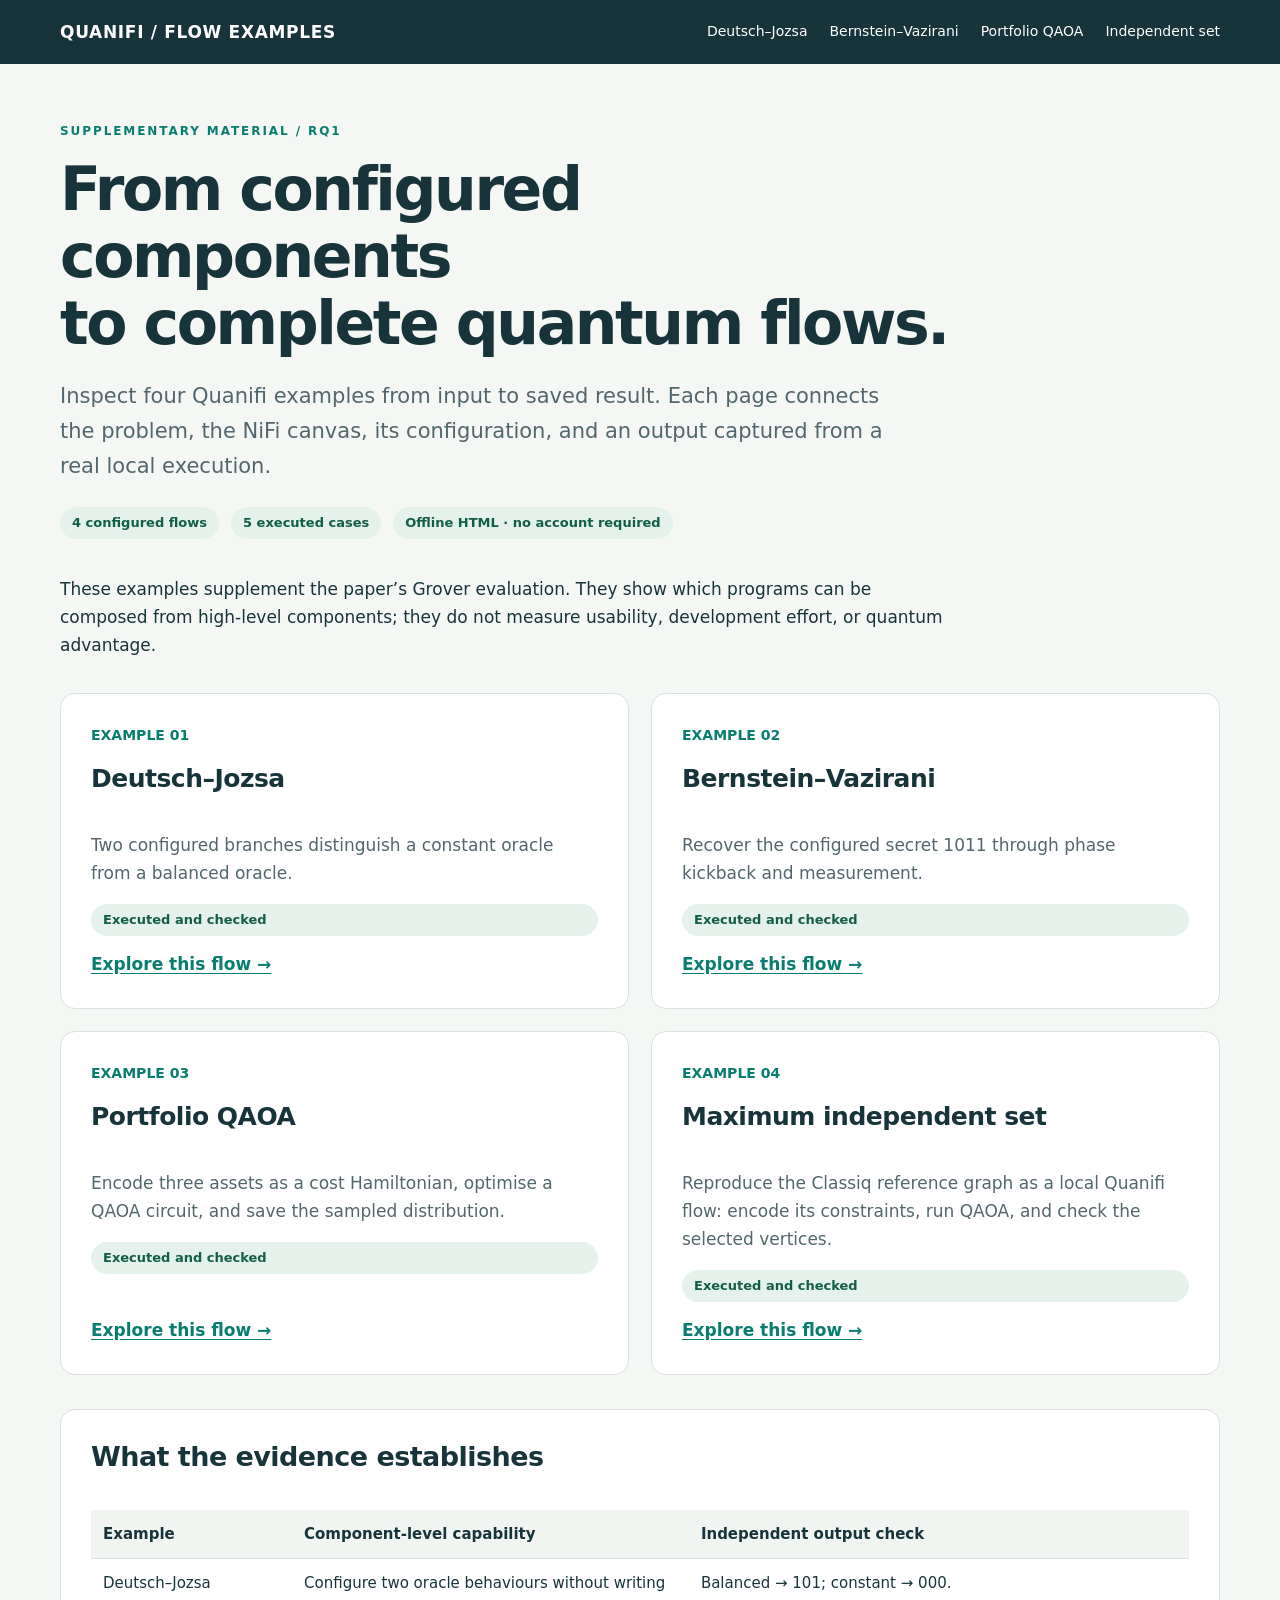
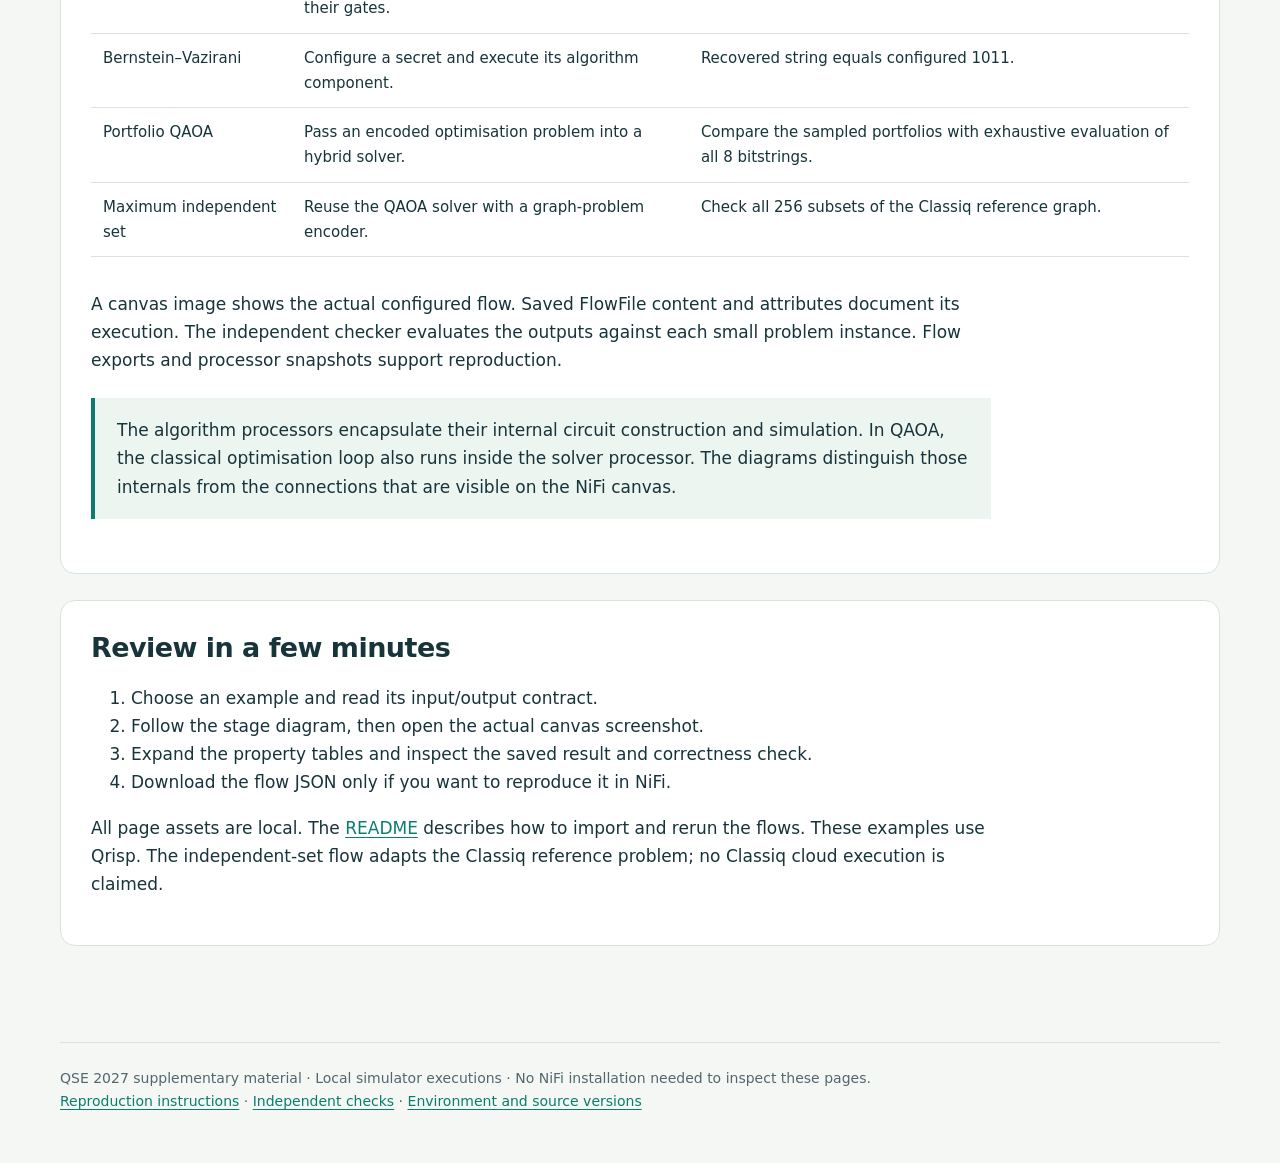
<file: supplementary/index.html>
<!doctype html>
<html lang="en"><head><meta charset="utf-8"><meta name="viewport" content="width=device-width,initial-scale=1">
<title>Inspect the supplementary flows · Quanifi supplementary flows</title><link rel="stylesheet" href="assets/style.css"></head>
<body><a class="skip" href="#main">Skip to content</a><header><a class="brand" href="index.html">QUANIFI / FLOW EXAMPLES</a>
<nav aria-label="Examples"><a href="deutsch-jozsa.html">Deutsch–Jozsa</a><a href="bernstein-vazirani.html">Bernstein–Vazirani</a><a href="portfolio-qaoa.html">Portfolio QAOA</a><a href="max-independent-set.html">Independent set</a></nav></header>
<main id="main"><div class="eyebrow">Supplementary material / RQ1</div><h1>From configured components<br>to complete quantum flows.</h1>
<p class="lead">Inspect four Quanifi examples from input to saved result. Each page connects the problem, the NiFi canvas, its configuration, and an output captured from a real local execution.</p>
<div class="meta"><span class="badge">4 configured flows</span><span class="badge">5 executed cases</span><span class="badge">Offline HTML · no account required</span></div>
<p>These examples supplement the paper’s Grover evaluation. They show which programs can be composed from high-level components; they do not measure usability, development effort, or quantum advantage.</p><div class="cards"><article class="card"><span class="number">EXAMPLE 01</span><h2>Deutsch–Jozsa</h2><p>Two configured branches distinguish a constant oracle from a balanced oracle.</p><span class="badge">Executed and checked</span><a class="cta" href="deutsch-jozsa.html">Explore this flow →</a></article><article class="card"><span class="number">EXAMPLE 02</span><h2>Bernstein–Vazirani</h2><p>Recover the configured secret 1011 through phase kickback and measurement.</p><span class="badge">Executed and checked</span><a class="cta" href="bernstein-vazirani.html">Explore this flow →</a></article><article class="card"><span class="number">EXAMPLE 03</span><h2>Portfolio QAOA</h2><p>Encode three assets as a cost Hamiltonian, optimise a QAOA circuit, and save the sampled distribution.</p><span class="badge">Executed and checked</span><a class="cta" href="portfolio-qaoa.html">Explore this flow →</a></article><article class="card"><span class="number">EXAMPLE 04</span><h2>Maximum independent set</h2><p>Reproduce the Classiq reference graph as a local Quanifi flow: encode its constraints, run QAOA, and check the selected vertices.</p><span class="badge">Executed and checked</span><a class="cta" href="max-independent-set.html">Explore this flow →</a></article></div><section><h2>What the evidence establishes</h2><div class="table-wrap"><table><thead><tr><th scope="col">Example</th><th scope="col">Component-level capability</th><th scope="col">Independent output check</th></tr></thead><tbody><tr><td>Deutsch–Jozsa</td><td>Configure two oracle behaviours without writing their gates.</td><td>Balanced → 101; constant → 000.</td></tr><tr><td>Bernstein–Vazirani</td><td>Configure a secret and execute its algorithm component.</td><td>Recovered string equals configured 1011.</td></tr><tr><td>Portfolio QAOA</td><td>Pass an encoded optimisation problem into a hybrid solver.</td><td>Compare the sampled portfolios with exhaustive evaluation of all 8 bitstrings.</td></tr><tr><td>Maximum independent set</td><td>Reuse the QAOA solver with a graph-problem encoder.</td><td>Check all 256 subsets of the Classiq reference graph.</td></tr></tbody></table></div><p>A canvas image shows the actual configured flow. Saved FlowFile content and attributes document its execution. The independent checker evaluates the outputs against each small problem instance. Flow exports and processor snapshots support reproduction.</p>
<p class="note">The algorithm processors encapsulate their internal circuit construction and simulation. In QAOA, the classical optimisation loop also runs inside the solver processor. The diagrams distinguish those internals from the connections that are visible on the NiFi canvas.</p></section>
<section><h2>Review in a few minutes</h2><ol><li>Choose an example and read its input/output contract.</li><li>Follow the stage diagram, then open the actual canvas screenshot.</li><li>Expand the property tables and inspect the saved result and correctness check.</li><li>Download the flow JSON only if you want to reproduce it in NiFi.</li></ol>
<p>All page assets are local. The <a href="README.md">README</a> describes how to import and rerun the flows. These examples use Qrisp. The independent-set flow adapts the Classiq reference problem; no Classiq cloud execution is claimed.</p></section></main><footer>QSE 2027 supplementary material · Local simulator executions · No NiFi installation needed to inspect these pages.<br>
<a href="README.md">Reproduction instructions</a> · <a href="evidence/checks.json">Independent checks</a> · <a href="evidence/environment.json">Environment and source versions</a></footer></body></html>
</file>
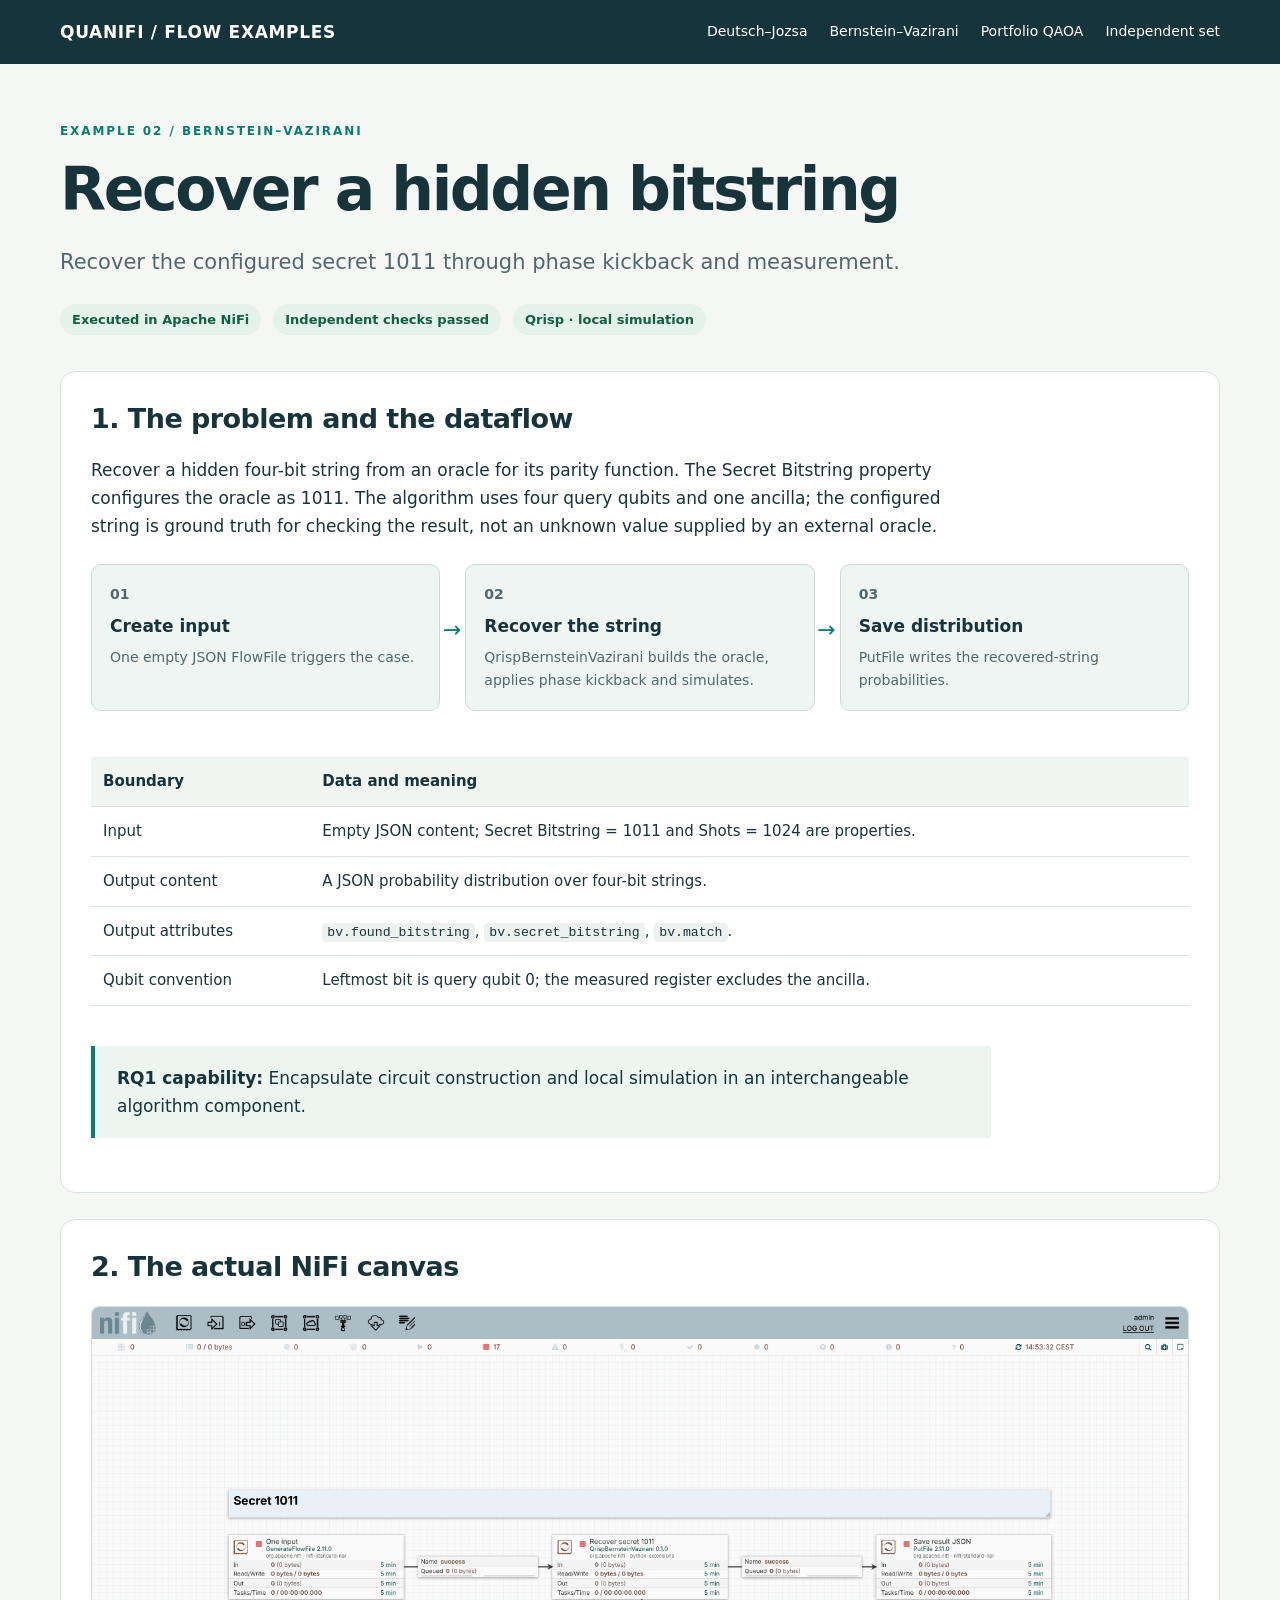
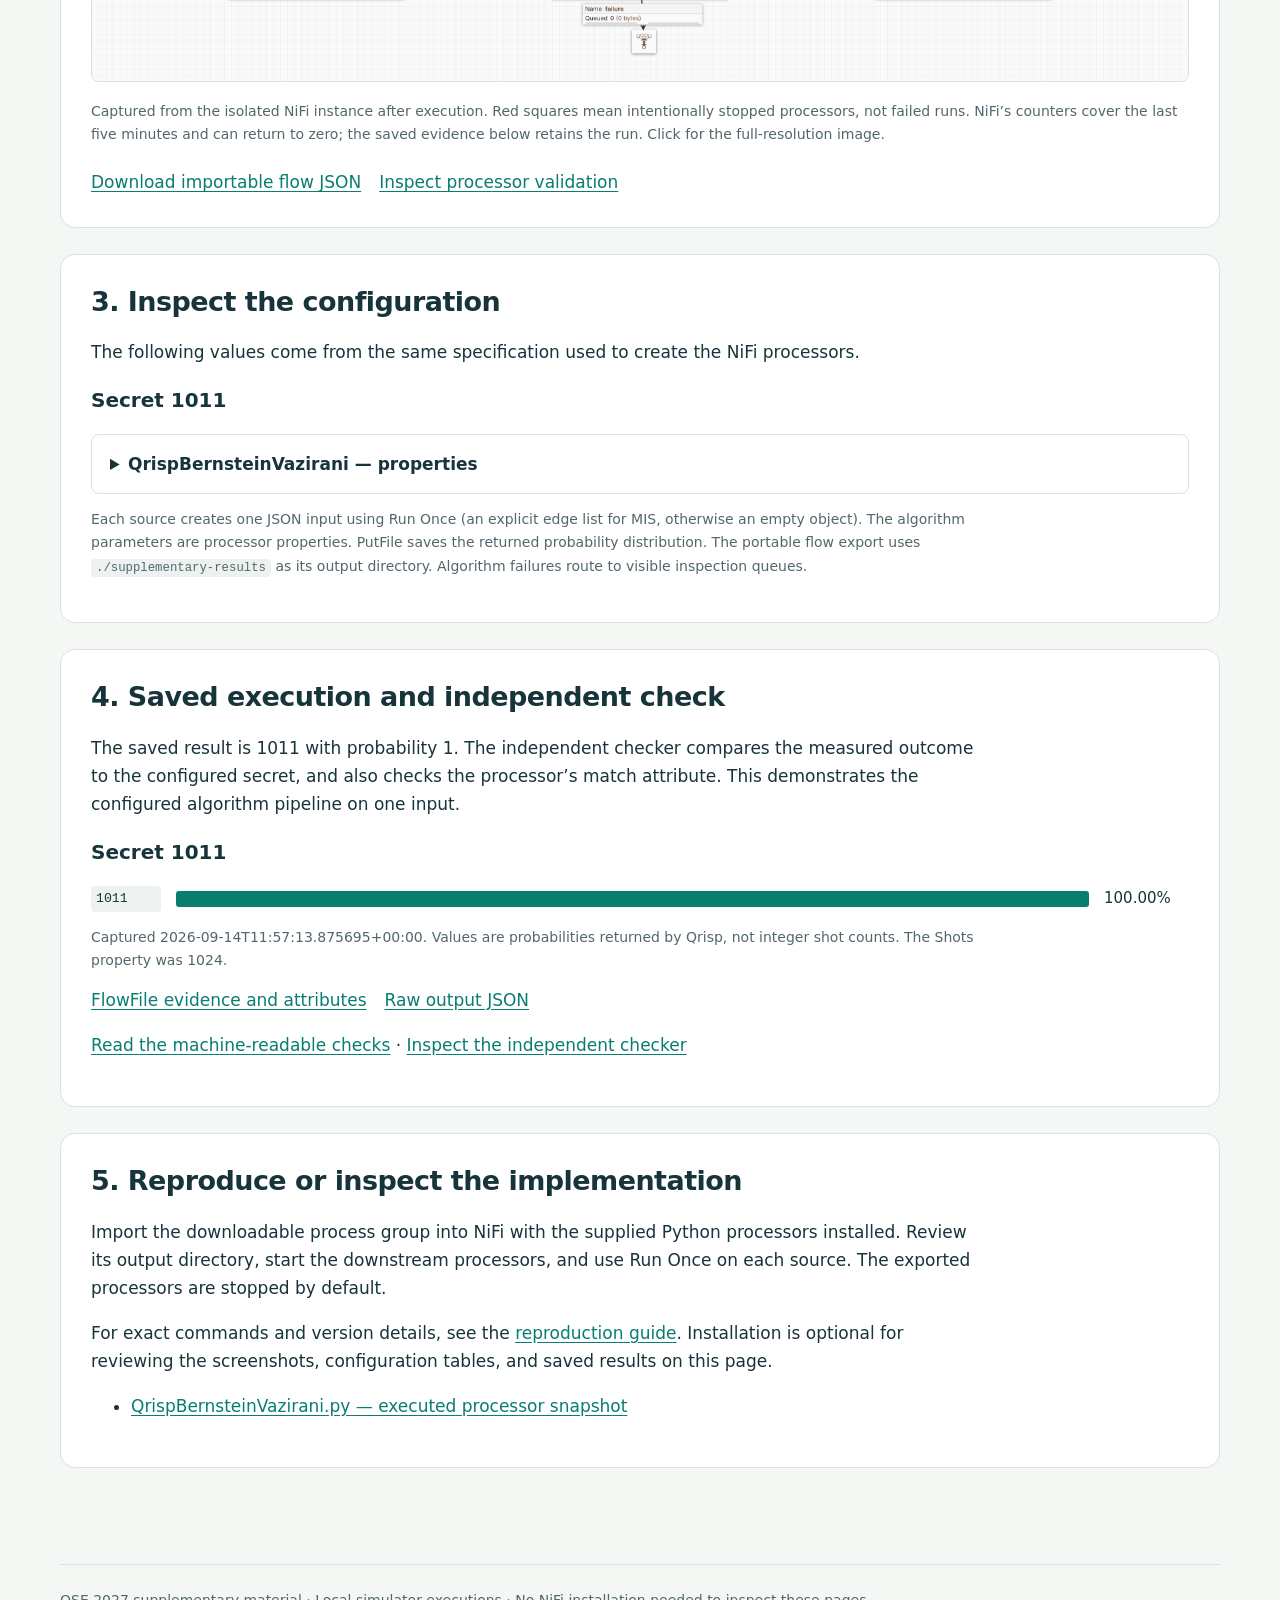
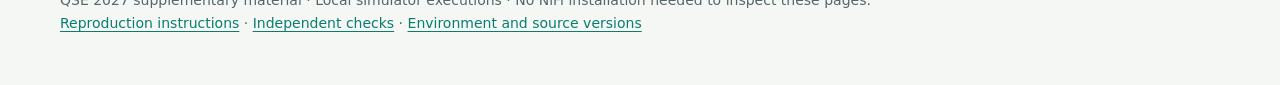
<file: supplementary/bernstein-vazirani.html>
<!doctype html>
<html lang="en"><head><meta charset="utf-8"><meta name="viewport" content="width=device-width,initial-scale=1">
<title>Bernstein–Vazirani · Quanifi supplementary flows</title><link rel="stylesheet" href="assets/style.css"></head>
<body><a class="skip" href="#main">Skip to content</a><header><a class="brand" href="index.html">QUANIFI / FLOW EXAMPLES</a>
<nav aria-label="Examples"><a href="deutsch-jozsa.html">Deutsch–Jozsa</a><a href="bernstein-vazirani.html">Bernstein–Vazirani</a><a href="portfolio-qaoa.html">Portfolio QAOA</a><a href="max-independent-set.html">Independent set</a></nav></header>
<main id="main"><div class="eyebrow">Example 02 / Bernstein–Vazirani</div><h1>Recover a hidden bitstring</h1><p class="lead">Recover the configured secret 1011 through phase kickback and measurement.</p><div class="meta"><span class="badge">Executed in Apache NiFi</span><span class="badge">Independent checks passed</span><span class="badge">Qrisp · local simulation</span></div><section><h2>1. The problem and the dataflow</h2><p>Recover a hidden four-bit string from an oracle for its parity function. The Secret Bitstring property configures the oracle as 1011. The algorithm uses four query qubits and one ancilla; the configured string is ground truth for checking the result, not an unknown value supplied by an external oracle.</p><ol class="flow"><li><span class="step-count">01</span><strong>Create input</strong><span>One empty JSON FlowFile triggers the case.</span></li><li><span class="step-count">02</span><strong>Recover the string</strong><span>QrispBernsteinVazirani builds the oracle, applies phase kickback and simulates.</span></li><li><span class="step-count">03</span><strong>Save distribution</strong><span>PutFile writes the recovered-string probabilities.</span></li></ol><div class="table-wrap"><table><thead><tr><th scope="col">Boundary</th><th scope="col">Data and meaning</th></tr></thead><tbody><tr><td>Input</td><td>Empty JSON content; Secret Bitstring = 1011 and Shots = 1024 are properties.</td></tr><tr><td>Output content</td><td>A JSON probability distribution over four-bit strings.</td></tr><tr><td>Output attributes</td><td><code>bv.found_bitstring</code>, <code>bv.secret_bitstring</code>, <code>bv.match</code>.</td></tr><tr><td>Qubit convention</td><td>Leftmost bit is query qubit 0; the measured register excludes the ancilla.</td></tr></tbody></table></div><p class="note"><strong>RQ1 capability:</strong> Encapsulate circuit construction and local simulation in an interchangeable algorithm component.</p></section><section><h2>2. The actual NiFi canvas</h2><figure><a href="assets/bernstein-vazirani.png"><img src="assets/bernstein-vazirani.png" alt="Actual NiFi canvas for Bernstein–Vazirani with configured processors and connections" loading="lazy"></a><figcaption>Captured from the isolated NiFi instance after execution. Red squares mean intentionally stopped processors, not failed runs. NiFi’s counters cover the last five minutes and can return to zero; the saved evidence below retains the run. Click for the full-resolution image.</figcaption></figure><div class="links"><a href="flows/bernstein-vazirani.json" download>Download importable flow JSON</a><a href="evidence/validation.json">Inspect processor validation</a></div></section><section><h2>3. Inspect the configuration</h2><p>The following values come from the same specification used to create the NiFi processors.</p><h3>Secret 1011</h3><details><summary>QrispBernsteinVazirani — properties</summary><div class="table-wrap"><table><thead><tr><th scope="col">Property</th><th scope="col">Configured value</th></tr></thead><tbody><tr><td>Secret Bitstring</td><td><code>1011</code></td></tr><tr><td>Shots</td><td><code>1024</code></td></tr></tbody></table></div></details><p class="muted">Each source creates one JSON input using Run Once (an explicit edge list for MIS, otherwise an empty object). The algorithm parameters are processor properties. PutFile saves the returned probability distribution. The portable flow export uses <code>./supplementary-results</code> as its output directory. Algorithm failures route to visible inspection queues.</p></section><section><h2>4. Saved execution and independent check</h2><p>The saved result is 1011 with probability 1. The independent checker compares the measured outcome to the configured secret, and also checks the processor’s match attribute. This demonstrates the configured algorithm pipeline on one input.</p><h3>Secret 1011</h3><div class="bar-row"><code>1011</code><div class="bar" aria-hidden="true"><i style="width:100.000%"></i></div><span>100.00%</span></div><p class="muted">Captured 2026-09-14T11:57:13.875695+00:00. Values are probabilities returned by Qrisp, not integer shot counts. The Shots property was 1024.</p><div class="links"><a href="evidence/bv-secret.json">FlowFile evidence and attributes</a><a href="evidence/bv-secret-distribution.json" download>Raw output JSON</a></div><p><a href="evidence/checks.json">Read the machine-readable checks</a> · <a href="tools/verify_evidence.py">Inspect the independent checker</a></p></section><section><h2>5. Reproduce or inspect the implementation</h2><p>Import the downloadable process group into NiFi with the supplied Python processors installed. Review its output directory, start the downstream processors, and use Run Once on each source. The exported processors are stopped by default.</p><p>For exact commands and version details, see the <a href="README.md">reproduction guide</a>. Installation is optional for reviewing the screenshots, configuration tables, and saved results on this page.</p><ul><li><a href="processors/QrispBernsteinVazirani.py">QrispBernsteinVazirani.py — executed processor snapshot</a></li></ul></section></main><footer>QSE 2027 supplementary material · Local simulator executions · No NiFi installation needed to inspect these pages.<br>
<a href="README.md">Reproduction instructions</a> · <a href="evidence/checks.json">Independent checks</a> · <a href="evidence/environment.json">Environment and source versions</a></footer></body></html>
</file>
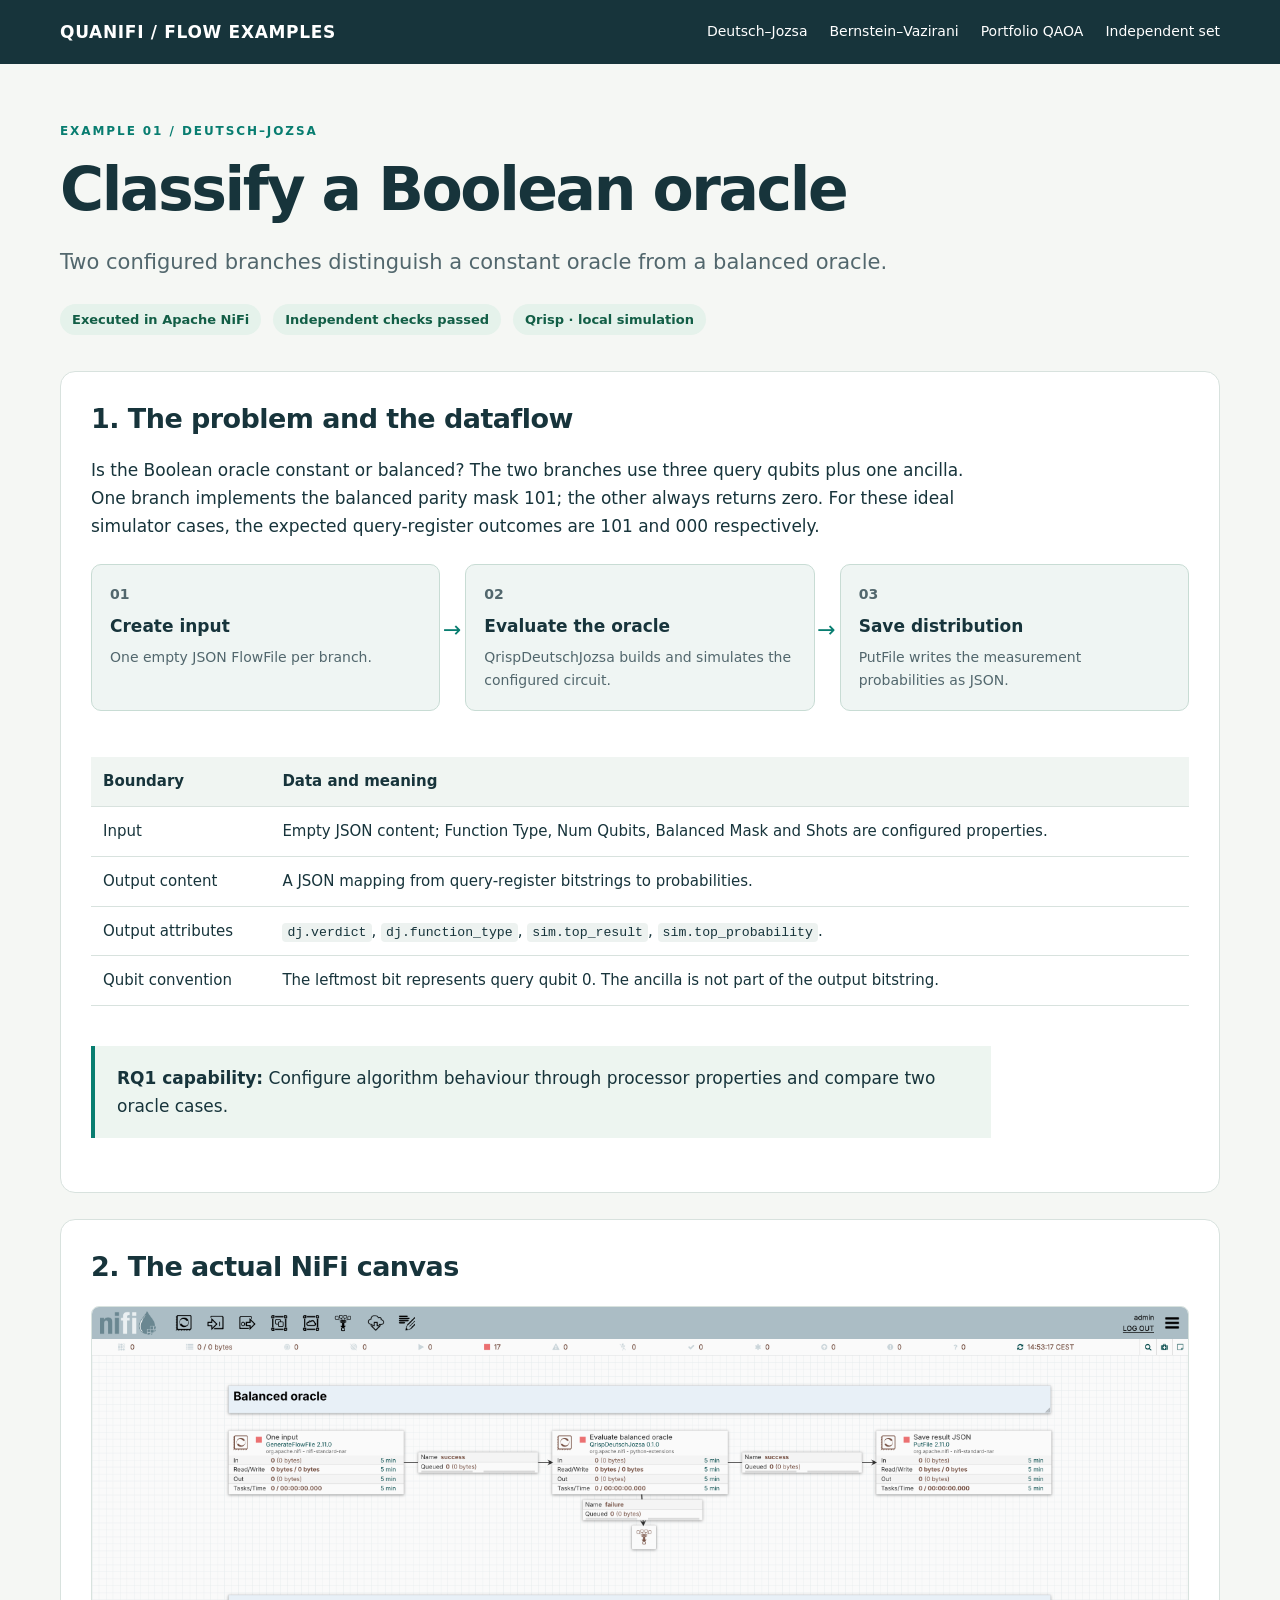
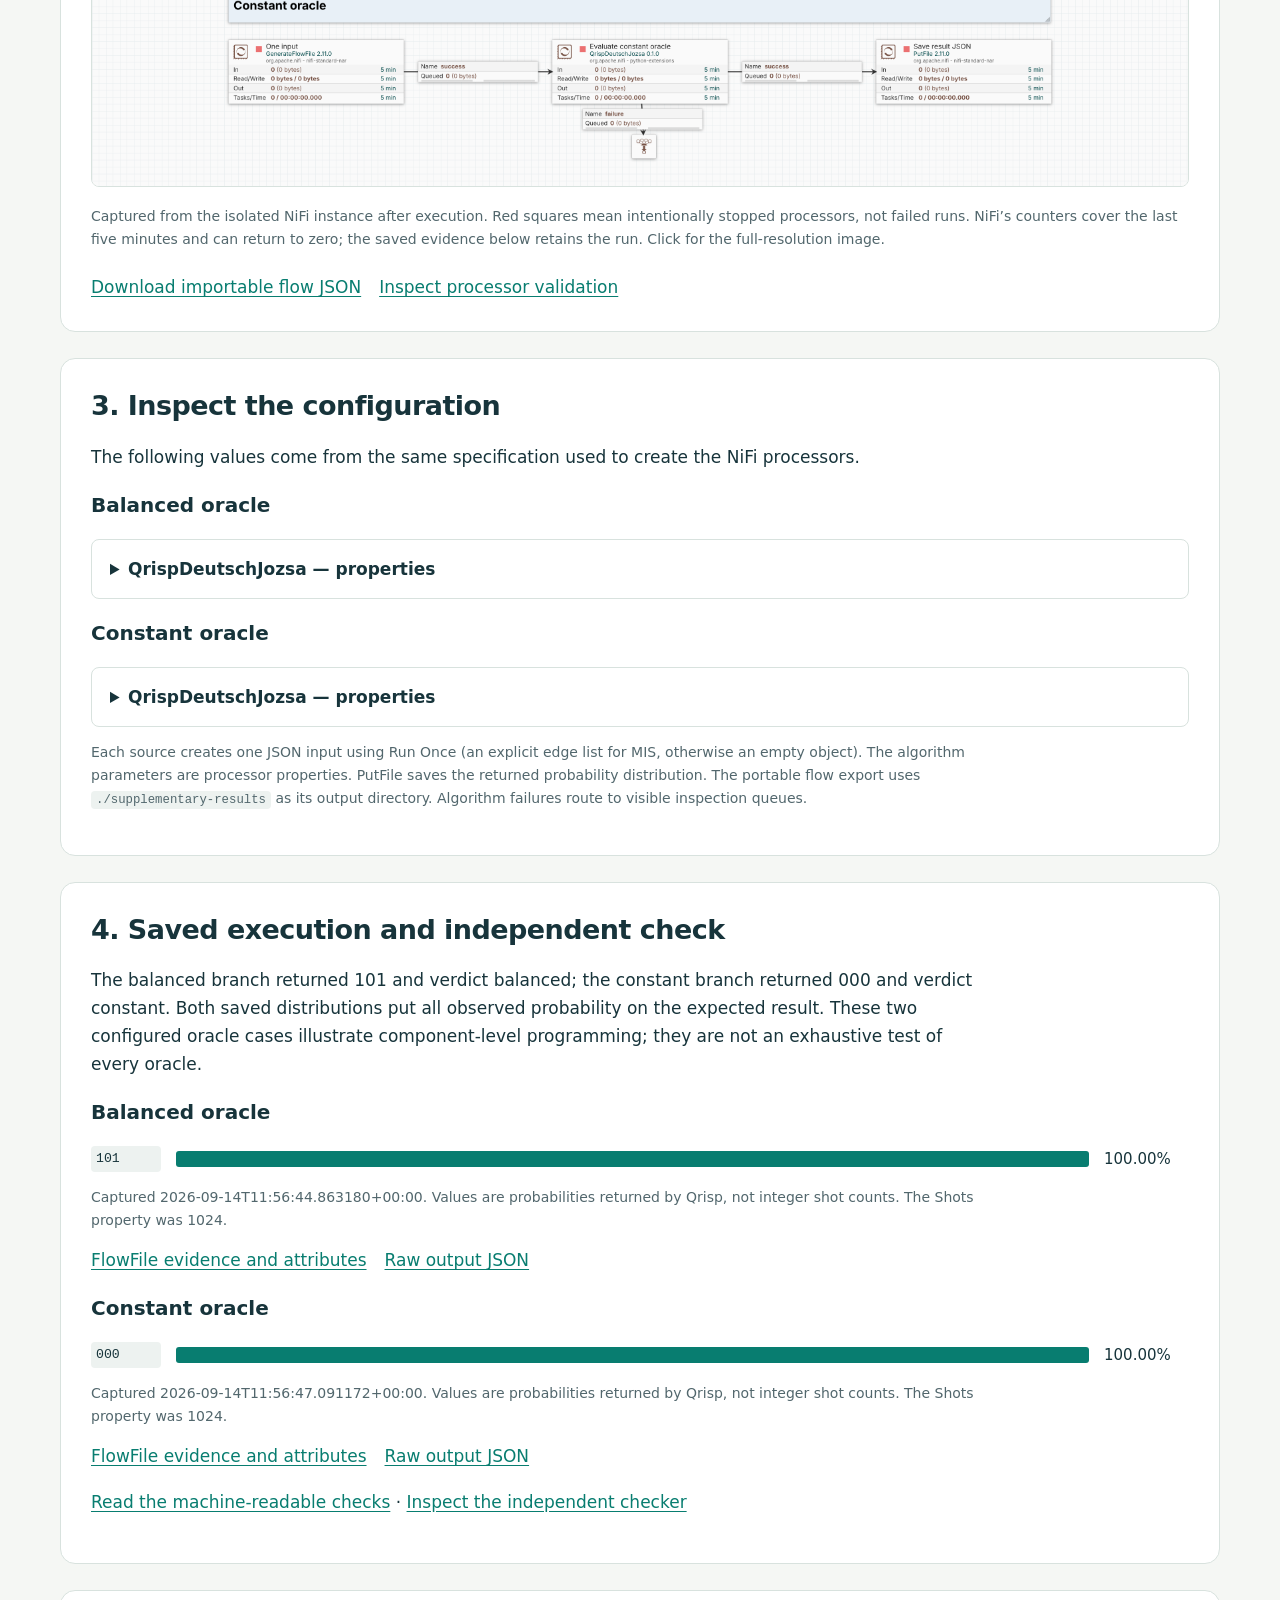
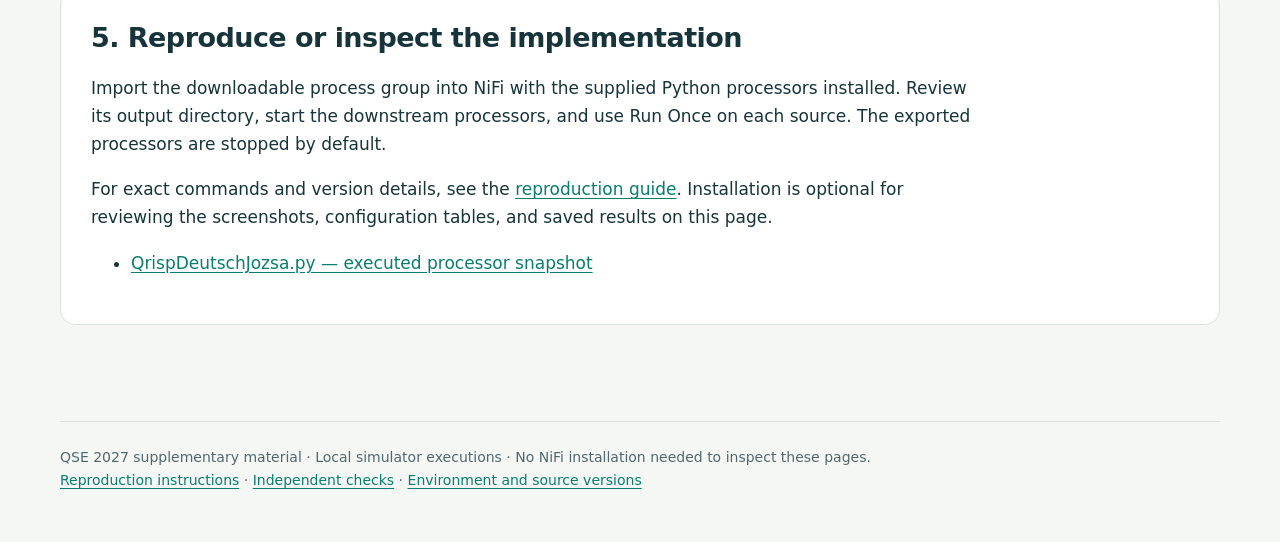
<file: supplementary/deutsch-jozsa.html>
<!doctype html>
<html lang="en"><head><meta charset="utf-8"><meta name="viewport" content="width=device-width,initial-scale=1">
<title>Deutsch–Jozsa · Quanifi supplementary flows</title><link rel="stylesheet" href="assets/style.css"></head>
<body><a class="skip" href="#main">Skip to content</a><header><a class="brand" href="index.html">QUANIFI / FLOW EXAMPLES</a>
<nav aria-label="Examples"><a href="deutsch-jozsa.html">Deutsch–Jozsa</a><a href="bernstein-vazirani.html">Bernstein–Vazirani</a><a href="portfolio-qaoa.html">Portfolio QAOA</a><a href="max-independent-set.html">Independent set</a></nav></header>
<main id="main"><div class="eyebrow">Example 01 / Deutsch–Jozsa</div><h1>Classify a Boolean oracle</h1><p class="lead">Two configured branches distinguish a constant oracle from a balanced oracle.</p><div class="meta"><span class="badge">Executed in Apache NiFi</span><span class="badge">Independent checks passed</span><span class="badge">Qrisp · local simulation</span></div><section><h2>1. The problem and the dataflow</h2><p>Is the Boolean oracle constant or balanced? The two branches use three query qubits plus one ancilla. One branch implements the balanced parity mask 101; the other always returns zero. For these ideal simulator cases, the expected query-register outcomes are 101 and 000 respectively.</p><ol class="flow"><li><span class="step-count">01</span><strong>Create input</strong><span>One empty JSON FlowFile per branch.</span></li><li><span class="step-count">02</span><strong>Evaluate the oracle</strong><span>QrispDeutschJozsa builds and simulates the configured circuit.</span></li><li><span class="step-count">03</span><strong>Save distribution</strong><span>PutFile writes the measurement probabilities as JSON.</span></li></ol><div class="table-wrap"><table><thead><tr><th scope="col">Boundary</th><th scope="col">Data and meaning</th></tr></thead><tbody><tr><td>Input</td><td>Empty JSON content; Function Type, Num Qubits, Balanced Mask and Shots are configured properties.</td></tr><tr><td>Output content</td><td>A JSON mapping from query-register bitstrings to probabilities.</td></tr><tr><td>Output attributes</td><td><code>dj.verdict</code>, <code>dj.function_type</code>, <code>sim.top_result</code>, <code>sim.top_probability</code>.</td></tr><tr><td>Qubit convention</td><td>The leftmost bit represents query qubit 0. The ancilla is not part of the output bitstring.</td></tr></tbody></table></div><p class="note"><strong>RQ1 capability:</strong> Configure algorithm behaviour through processor properties and compare two oracle cases.</p></section><section><h2>2. The actual NiFi canvas</h2><figure><a href="assets/deutsch-jozsa.png"><img src="assets/deutsch-jozsa.png" alt="Actual NiFi canvas for Deutsch–Jozsa with configured processors and connections" loading="lazy"></a><figcaption>Captured from the isolated NiFi instance after execution. Red squares mean intentionally stopped processors, not failed runs. NiFi’s counters cover the last five minutes and can return to zero; the saved evidence below retains the run. Click for the full-resolution image.</figcaption></figure><div class="links"><a href="flows/deutsch-jozsa.json" download>Download importable flow JSON</a><a href="evidence/validation.json">Inspect processor validation</a></div></section><section><h2>3. Inspect the configuration</h2><p>The following values come from the same specification used to create the NiFi processors.</p><h3>Balanced oracle</h3><details><summary>QrispDeutschJozsa — properties</summary><div class="table-wrap"><table><thead><tr><th scope="col">Property</th><th scope="col">Configured value</th></tr></thead><tbody><tr><td>Function Type</td><td><code>balanced</code></td></tr><tr><td>Num Qubits</td><td><code>3</code></td></tr><tr><td>Balanced Mask</td><td><code>101</code></td></tr><tr><td>Shots</td><td><code>1024</code></td></tr></tbody></table></div></details><h3>Constant oracle</h3><details><summary>QrispDeutschJozsa — properties</summary><div class="table-wrap"><table><thead><tr><th scope="col">Property</th><th scope="col">Configured value</th></tr></thead><tbody><tr><td>Function Type</td><td><code>constant_zero</code></td></tr><tr><td>Num Qubits</td><td><code>3</code></td></tr><tr><td>Shots</td><td><code>1024</code></td></tr></tbody></table></div></details><p class="muted">Each source creates one JSON input using Run Once (an explicit edge list for MIS, otherwise an empty object). The algorithm parameters are processor properties. PutFile saves the returned probability distribution. The portable flow export uses <code>./supplementary-results</code> as its output directory. Algorithm failures route to visible inspection queues.</p></section><section><h2>4. Saved execution and independent check</h2><p>The balanced branch returned 101 and verdict balanced; the constant branch returned 000 and verdict constant. Both saved distributions put all observed probability on the expected result. These two configured oracle cases illustrate component-level programming; they are not an exhaustive test of every oracle.</p><h3>Balanced oracle</h3><div class="bar-row"><code>101</code><div class="bar" aria-hidden="true"><i style="width:100.000%"></i></div><span>100.00%</span></div><p class="muted">Captured 2026-09-14T11:56:44.863180+00:00. Values are probabilities returned by Qrisp, not integer shot counts. The Shots property was 1024.</p><div class="links"><a href="evidence/dj-balanced.json">FlowFile evidence and attributes</a><a href="evidence/dj-balanced-distribution.json" download>Raw output JSON</a></div><h3>Constant oracle</h3><div class="bar-row"><code>000</code><div class="bar" aria-hidden="true"><i style="width:100.000%"></i></div><span>100.00%</span></div><p class="muted">Captured 2026-09-14T11:56:47.091172+00:00. Values are probabilities returned by Qrisp, not integer shot counts. The Shots property was 1024.</p><div class="links"><a href="evidence/dj-constant.json">FlowFile evidence and attributes</a><a href="evidence/dj-constant-distribution.json" download>Raw output JSON</a></div><p><a href="evidence/checks.json">Read the machine-readable checks</a> · <a href="tools/verify_evidence.py">Inspect the independent checker</a></p></section><section><h2>5. Reproduce or inspect the implementation</h2><p>Import the downloadable process group into NiFi with the supplied Python processors installed. Review its output directory, start the downstream processors, and use Run Once on each source. The exported processors are stopped by default.</p><p>For exact commands and version details, see the <a href="README.md">reproduction guide</a>. Installation is optional for reviewing the screenshots, configuration tables, and saved results on this page.</p><ul><li><a href="processors/QrispDeutschJozsa.py">QrispDeutschJozsa.py — executed processor snapshot</a></li></ul></section></main><footer>QSE 2027 supplementary material · Local simulator executions · No NiFi installation needed to inspect these pages.<br>
<a href="README.md">Reproduction instructions</a> · <a href="evidence/checks.json">Independent checks</a> · <a href="evidence/environment.json">Environment and source versions</a></footer></body></html>
</file>
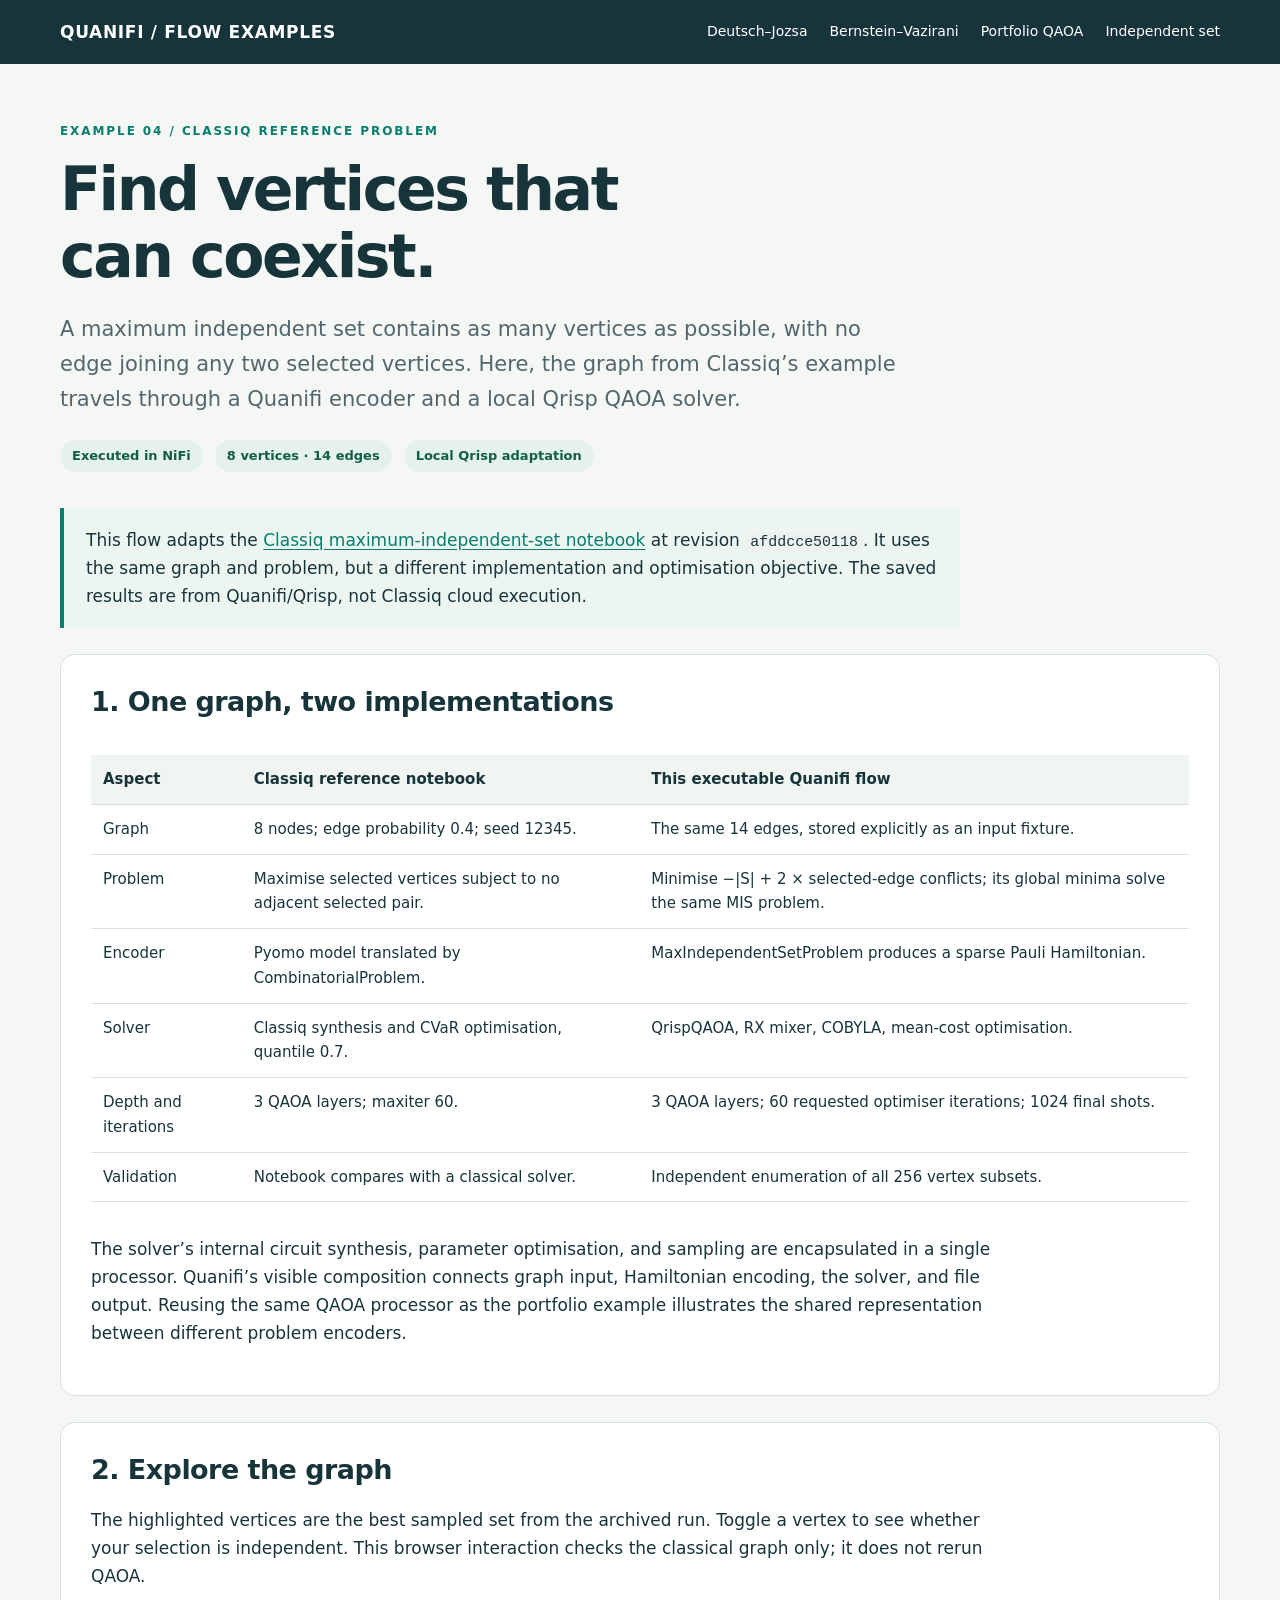
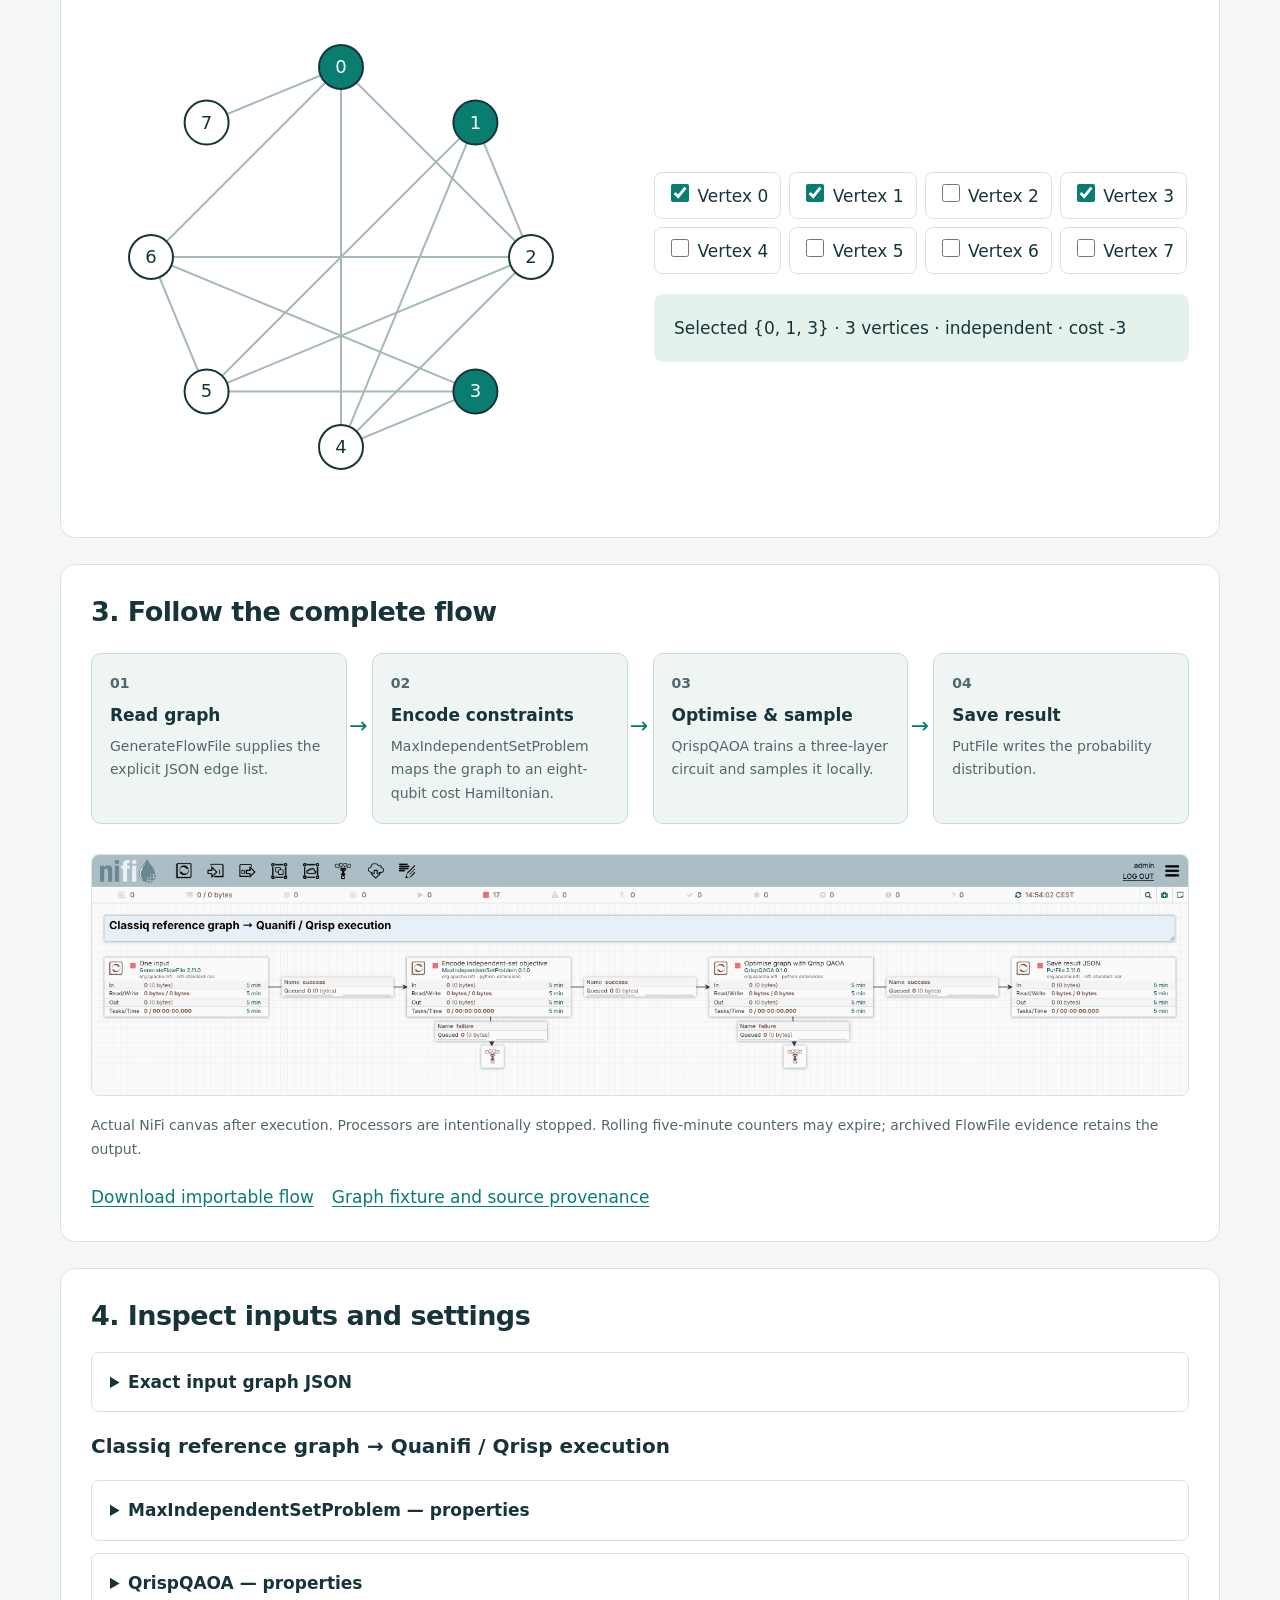
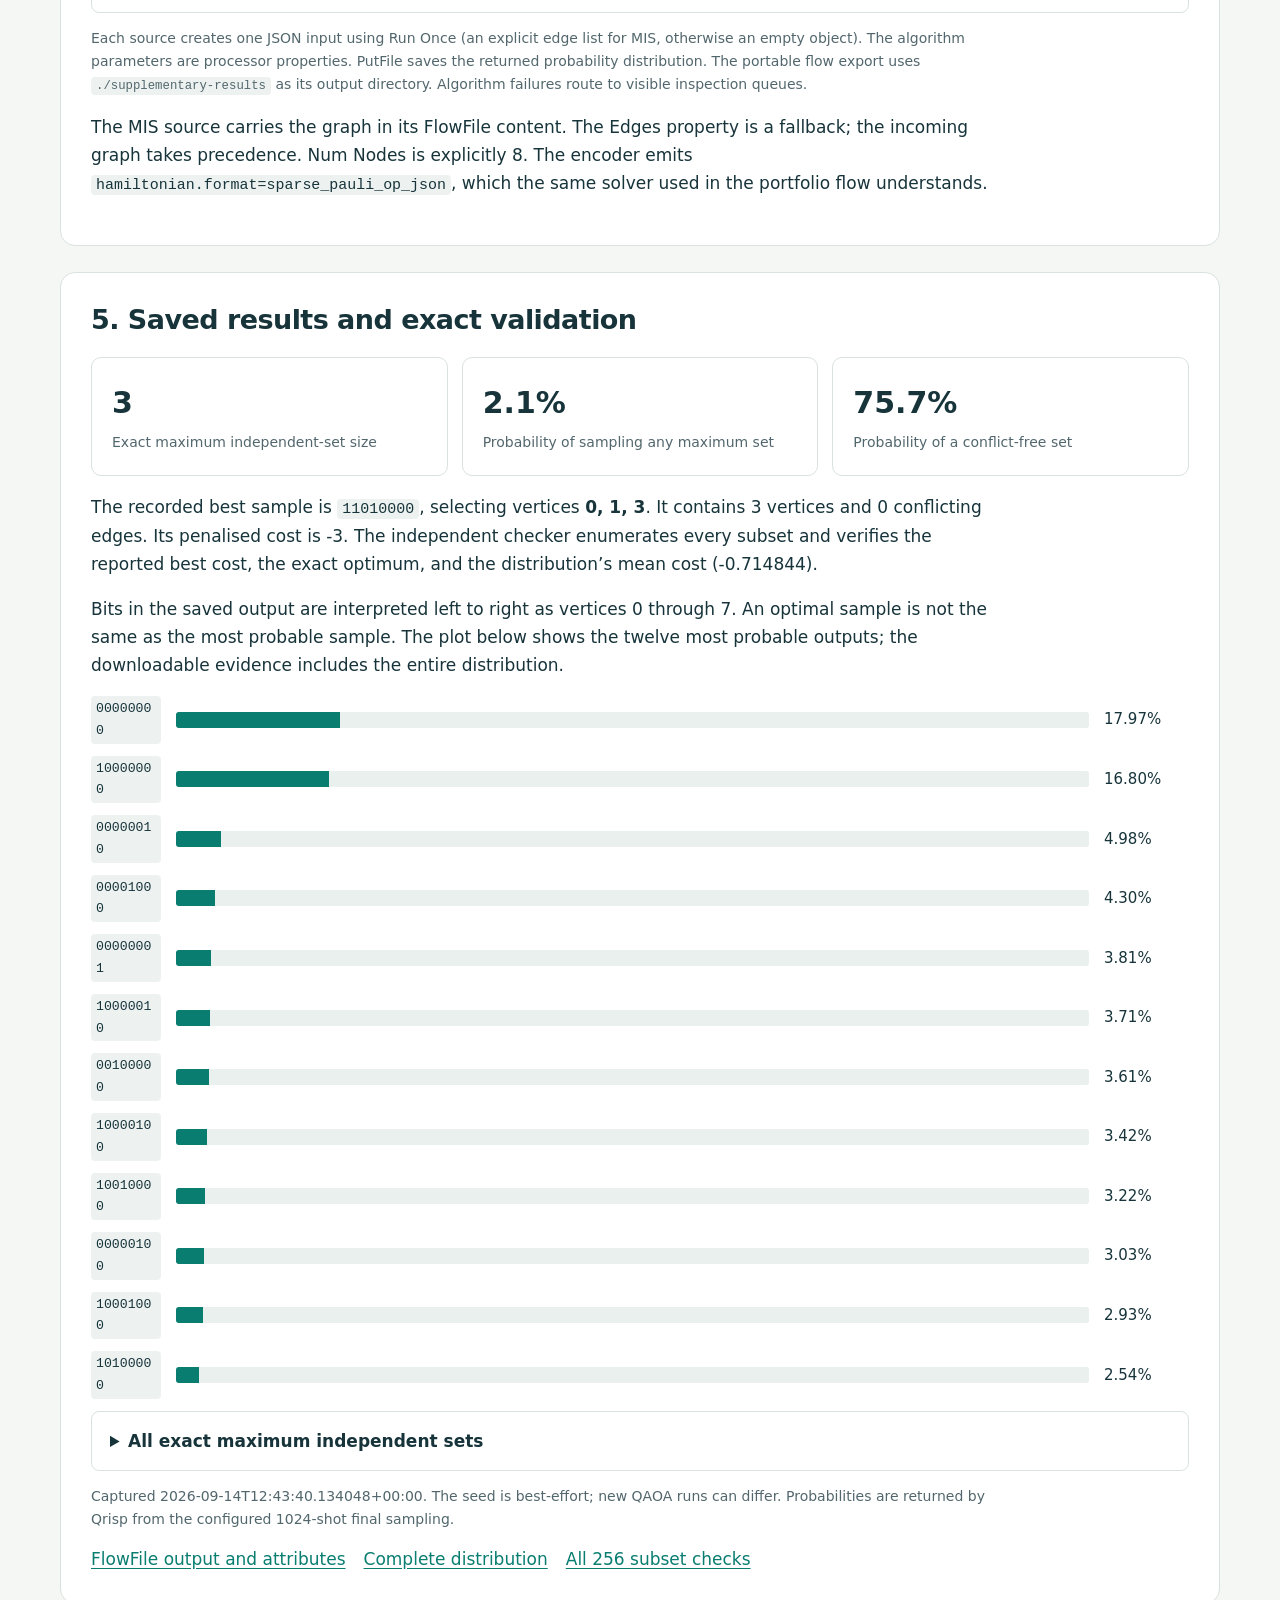
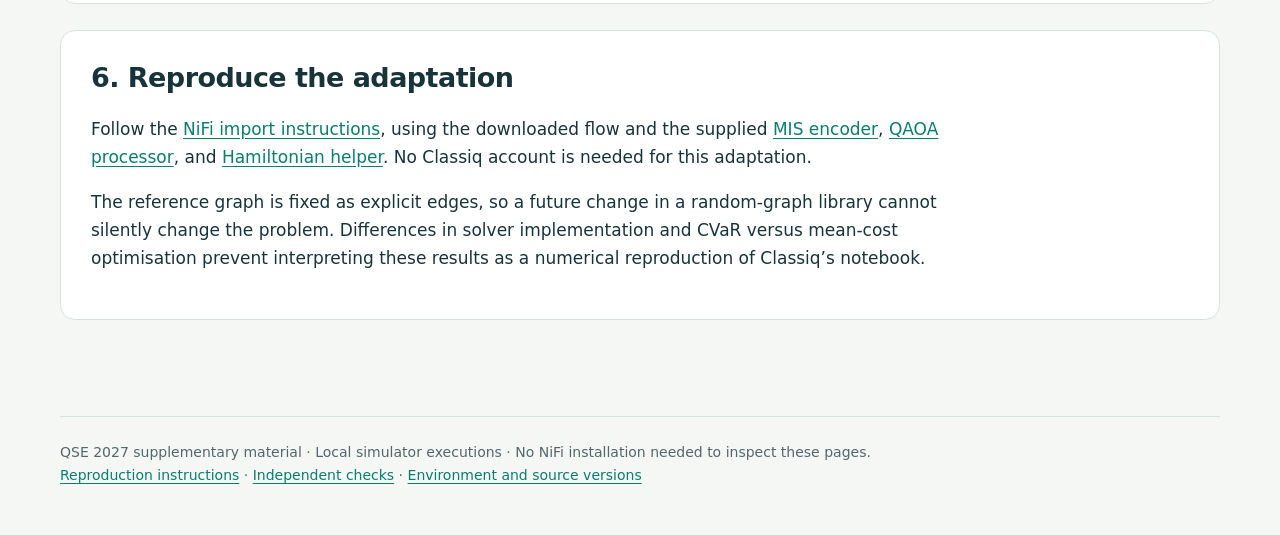
<file: supplementary/max-independent-set.html>
<!doctype html>
<html lang="en"><head><meta charset="utf-8"><meta name="viewport" content="width=device-width,initial-scale=1">
<title>Maximum independent set · Quanifi supplementary flows</title><link rel="stylesheet" href="assets/style.css"></head>
<body><a class="skip" href="#main">Skip to content</a><header><a class="brand" href="index.html">QUANIFI / FLOW EXAMPLES</a>
<nav aria-label="Examples"><a href="deutsch-jozsa.html">Deutsch–Jozsa</a><a href="bernstein-vazirani.html">Bernstein–Vazirani</a><a href="portfolio-qaoa.html">Portfolio QAOA</a><a href="max-independent-set.html">Independent set</a></nav></header>
<main id="main"><div class="eyebrow">Example 04 / Classiq reference problem</div><h1>Find vertices that<br>can coexist.</h1>
<p class="lead">A maximum independent set contains as many vertices as possible, with no edge joining any two selected vertices. Here, the graph from Classiq’s example travels through a Quanifi encoder and a local Qrisp QAOA solver.</p>
<div class="meta"><span class="badge">Executed in NiFi</span><span class="badge">8 vertices · 14 edges</span><span class="badge">Local Qrisp adaptation</span></div><p class="note">This flow adapts the <a href="https://github.com/Classiq/classiq-library/blob/afddcce50118688c24b4513fdf894593a80da8b1/applications/optimization/max_independent_set/max_independent_set.ipynb">Classiq maximum-independent-set notebook</a> at revision <code>afddcce50118</code>. It uses the same graph and problem, but a different implementation and optimisation objective. The saved results are from Quanifi/Qrisp, not Classiq cloud execution.</p><section><h2>1. One graph, two implementations</h2><div class="table-wrap"><table><thead><tr><th scope="col">Aspect</th><th scope="col">Classiq reference notebook</th><th scope="col">This executable Quanifi flow</th></tr></thead><tbody><tr><td>Graph</td><td>8 nodes; edge probability 0.4; seed 12345.</td><td>The same 14 edges, stored explicitly as an input fixture.</td></tr><tr><td>Problem</td><td>Maximise selected vertices subject to no adjacent selected pair.</td><td>Minimise −|S| + 2 × selected-edge conflicts; its global minima solve the same MIS problem.</td></tr><tr><td>Encoder</td><td>Pyomo model translated by CombinatorialProblem.</td><td>MaxIndependentSetProblem produces a sparse Pauli Hamiltonian.</td></tr><tr><td>Solver</td><td>Classiq synthesis and CVaR optimisation, quantile 0.7.</td><td>QrispQAOA, RX mixer, COBYLA, mean-cost optimisation.</td></tr><tr><td>Depth and iterations</td><td>3 QAOA layers; maxiter 60.</td><td>3 QAOA layers; 60 requested optimiser iterations; 1024 final shots.</td></tr><tr><td>Validation</td><td>Notebook compares with a classical solver.</td><td>Independent enumeration of all 256 vertex subsets.</td></tr></tbody></table></div><p>The solver’s internal circuit synthesis, parameter optimisation, and sampling are encapsulated in a single processor. Quanifi’s visible composition connects graph input, Hamiltonian encoding, the solver, and file output. Reusing the same QAOA processor as the portfolio example illustrates the shared representation between different problem encoders.</p></section><section><h2>2. Explore the graph</h2><p>The highlighted vertices are the best sampled set from the archived run. Toggle a vertex to see whether your selection is independent. This browser interaction checks the classical graph only; it does not rerun QAOA.</p><div class="graph-layout"><svg viewBox="0 0 500 500" role="img" aria-labelledby="graph-title"><title id="graph-title">Classiq reference graph with eight vertices and fourteen edges</title><line data-edge="0,2" x1="250.0" y1="60.0" x2="440.0" y2="250.0" stroke="#a6b9b4" stroke-width="2"/><line data-edge="0,4" x1="250.0" y1="60.0" x2="250.0" y2="440.0" stroke="#a6b9b4" stroke-width="2"/><line data-edge="0,6" x1="250.0" y1="60.0" x2="60.0" y2="250.0" stroke="#a6b9b4" stroke-width="2"/><line data-edge="0,7" x1="250.0" y1="60.0" x2="115.6" y2="115.6" stroke="#a6b9b4" stroke-width="2"/><line data-edge="1,2" x1="384.4" y1="115.6" x2="440.0" y2="250.0" stroke="#a6b9b4" stroke-width="2"/><line data-edge="1,4" x1="384.4" y1="115.6" x2="250.0" y2="440.0" stroke="#a6b9b4" stroke-width="2"/><line data-edge="1,5" x1="384.4" y1="115.6" x2="115.6" y2="384.4" stroke="#a6b9b4" stroke-width="2"/><line data-edge="2,4" x1="440.0" y1="250.0" x2="250.0" y2="440.0" stroke="#a6b9b4" stroke-width="2"/><line data-edge="2,5" x1="440.0" y1="250.0" x2="115.6" y2="384.4" stroke="#a6b9b4" stroke-width="2"/><line data-edge="2,6" x1="440.0" y1="250.0" x2="60.0" y2="250.0" stroke="#a6b9b4" stroke-width="2"/><line data-edge="3,4" x1="384.4" y1="384.4" x2="250.0" y2="440.0" stroke="#a6b9b4" stroke-width="2"/><line data-edge="3,5" x1="384.4" y1="384.4" x2="115.6" y2="384.4" stroke="#a6b9b4" stroke-width="2"/><line data-edge="3,6" x1="384.4" y1="384.4" x2="60.0" y2="250.0" stroke="#a6b9b4" stroke-width="2"/><line data-edge="5,6" x1="115.6" y1="384.4" x2="60.0" y2="250.0" stroke="#a6b9b4" stroke-width="2"/><g><circle id="node-0" cx="250.0" cy="60.0" r="22" fill="#087d70" stroke="#17343b" stroke-width="2"/><text id="node-label-0" x="250.0" y="66.0" text-anchor="middle" fill="white" font-size="18">0</text></g><g><circle id="node-1" cx="384.4" cy="115.6" r="22" fill="#087d70" stroke="#17343b" stroke-width="2"/><text id="node-label-1" x="384.4" y="121.6" text-anchor="middle" fill="white" font-size="18">1</text></g><g><circle id="node-2" cx="440.0" cy="250.0" r="22" fill="white" stroke="#17343b" stroke-width="2"/><text id="node-label-2" x="440.0" y="256.0" text-anchor="middle" fill="#17343b" font-size="18">2</text></g><g><circle id="node-3" cx="384.4" cy="384.4" r="22" fill="#087d70" stroke="#17343b" stroke-width="2"/><text id="node-label-3" x="384.4" y="390.4" text-anchor="middle" fill="white" font-size="18">3</text></g><g><circle id="node-4" cx="250.0" cy="440.0" r="22" fill="white" stroke="#17343b" stroke-width="2"/><text id="node-label-4" x="250.0" y="446.0" text-anchor="middle" fill="#17343b" font-size="18">4</text></g><g><circle id="node-5" cx="115.6" cy="384.4" r="22" fill="white" stroke="#17343b" stroke-width="2"/><text id="node-label-5" x="115.6" y="390.4" text-anchor="middle" fill="#17343b" font-size="18">5</text></g><g><circle id="node-6" cx="60.0" cy="250.0" r="22" fill="white" stroke="#17343b" stroke-width="2"/><text id="node-label-6" x="60.0" y="256.0" text-anchor="middle" fill="#17343b" font-size="18">6</text></g><g><circle id="node-7" cx="115.6" cy="115.6" r="22" fill="white" stroke="#17343b" stroke-width="2"/><text id="node-label-7" x="115.6" y="121.6" text-anchor="middle" fill="#17343b" font-size="18">7</text></g></svg><div><div class="checker"><label><input type="checkbox" id="vertex-0" checked> Vertex 0</label><label><input type="checkbox" id="vertex-1" checked> Vertex 1</label><label><input type="checkbox" id="vertex-2" > Vertex 2</label><label><input type="checkbox" id="vertex-3" checked> Vertex 3</label><label><input type="checkbox" id="vertex-4" > Vertex 4</label><label><input type="checkbox" id="vertex-5" > Vertex 5</label><label><input type="checkbox" id="vertex-6" > Vertex 6</label><label><input type="checkbox" id="vertex-7" > Vertex 7</label></div><output id="mis-status" aria-live="polite"></output><noscript>Use the highlighted saved solution and the evidence below; interactive checking requires JavaScript.</noscript></div></div><script>const edges=[[0, 2], [0, 4], [0, 6], [0, 7], [1, 2], [1, 4], [1, 5], [2, 4], [2, 5], [2, 6], [3, 4], [3, 5], [3, 6], [5, 6]];function updateGraph(){const selected=[0,1,2,3,4,5,6,7].filter(i=>document.getElementById('vertex-'+i).checked);let conflicts=0;document.querySelectorAll('[data-edge]').forEach(line=>{const [u,v]=line.dataset.edge.split(',').map(Number);const conflict=selected.includes(u)&&selected.includes(v);if(conflict)conflicts++;line.setAttribute('stroke',conflict?'#bd432e':'#a6b9b4');line.setAttribute('stroke-width',conflict?'4':'2');});for(let i=0;i<8;i++){document.getElementById('node-'+i).setAttribute('fill',selected.includes(i)?'#087d70':'white');document.getElementById('node-label-'+i).setAttribute('fill',selected.includes(i)?'white':'#17343b');}document.getElementById('mis-status').textContent='Selected {'+selected.join(', ')+'} · '+selected.length+' vertices · '+(conflicts===0?'independent':conflicts+' conflicting edges')+' · cost '+(-selected.length+2*conflicts);}document.querySelectorAll('.checker input').forEach(x=>x.addEventListener('change',updateGraph));updateGraph();</script></section><section><h2>3. Follow the complete flow</h2><ol class="flow"><li><span class="step-count">01</span><strong>Read graph</strong><span>GenerateFlowFile supplies the explicit JSON edge list.</span></li><li><span class="step-count">02</span><strong>Encode constraints</strong><span>MaxIndependentSetProblem maps the graph to an eight-qubit cost Hamiltonian.</span></li><li><span class="step-count">03</span><strong>Optimise & sample</strong><span>QrispQAOA trains a three-layer circuit and samples it locally.</span></li><li><span class="step-count">04</span><strong>Save result</strong><span>PutFile writes the probability distribution.</span></li></ol><figure><a href="assets/max-independent-set.png"><img src="assets/max-independent-set.png" alt="Actual NiFi maximum independent set flow: input, encoder, QAOA solver, and file output" loading="lazy"></a><figcaption>Actual NiFi canvas after execution. Processors are intentionally stopped. Rolling five-minute counters may expire; archived FlowFile evidence retains the output.</figcaption></figure><div class="links"><a href="flows/max-independent-set.json" download>Download importable flow</a><a href="evidence/classiq-reference.json">Graph fixture and source provenance</a></div></section><section><h2>4. Inspect inputs and settings</h2><details><summary>Exact input graph JSON</summary><pre><code>{
  &quot;edges&quot;: [
    [
      0,
      2
    ],
    [
      0,
      4
    ],
    [
      0,
      6
    ],
    [
      0,
      7
    ],
    [
      1,
      2
    ],
    [
      1,
      4
    ],
    [
      1,
      5
    ],
    [
      2,
      4
    ],
    [
      2,
      5
    ],
    [
      2,
      6
    ],
    [
      3,
      4
    ],
    [
      3,
      5
    ],
    [
      3,
      6
    ],
    [
      5,
      6
    ]
  ]
}</code></pre></details><h3>Classiq reference graph → Quanifi / Qrisp execution</h3><details><summary>MaxIndependentSetProblem — properties</summary><div class="table-wrap"><table><thead><tr><th scope="col">Property</th><th scope="col">Configured value</th></tr></thead><tbody><tr><td>Edges</td><td><code>[[0, 2], [0, 4], [0, 6], [0, 7], [1, 2], [1, 4], [1, 5], [2, 4], [2, 5], [2, 6], [3, 4], [3, 5], [3, 6], [5, 6]]</code></td></tr><tr><td>Num Nodes</td><td><code>8</code></td></tr><tr><td>Penalty Factor</td><td><code>2.0</code></td></tr></tbody></table></div></details><details><summary>QrispQAOA — properties</summary><div class="table-wrap"><table><thead><tr><th scope="col">Property</th><th scope="col">Configured value</th></tr></thead><tbody><tr><td>Layers</td><td><code>3</code></td></tr><tr><td>Mixer Type</td><td><code>RX</code></td></tr><tr><td>Optimizer</td><td><code>COBYLA</code></td></tr><tr><td>Max Iterations</td><td><code>60</code></td></tr><tr><td>Shots</td><td><code>1024</code></td></tr><tr><td>Initial Parameters</td><td><code>0.2,0.4,0.6,0.8,1.0,1.2</code></td></tr><tr><td>Random Seed</td><td><code>12345</code></td></tr></tbody></table></div></details><p class="muted">Each source creates one JSON input using Run Once (an explicit edge list for MIS, otherwise an empty object). The algorithm parameters are processor properties. PutFile saves the returned probability distribution. The portable flow export uses <code>./supplementary-results</code> as its output directory. Algorithm failures route to visible inspection queues.</p><p>The MIS source carries the graph in its FlowFile content. The Edges property is a fallback; the incoming graph takes precedence. Num Nodes is explicitly 8. The encoder emits <code>hamiltonian.format=sparse_pauli_op_json</code>, which the same solver used in the portfolio flow understands.</p></section><section><h2>5. Saved results and exact validation</h2><div class="metric-grid"><div class="metric"><strong>3</strong><span>Exact maximum independent-set size</span></div><div class="metric"><strong>2.1%</strong><span>Probability of sampling any maximum set</span></div><div class="metric"><strong>75.7%</strong><span>Probability of a conflict-free set</span></div></div><p>The recorded best sample is <code>11010000</code>, selecting vertices <strong>0, 1, 3</strong>. It contains 3 vertices and 0 conflicting edges. Its penalised cost is -3. The independent checker enumerates every subset and verifies the reported best cost, the exact optimum, and the distribution’s mean cost (-0.714844).</p><p>Bits in the saved output are interpreted left to right as vertices 0 through 7. An optimal sample is not the same as the most probable sample. The plot below shows the twelve most probable outputs; the downloadable evidence includes the entire distribution.</p><div class="bar-row"><code>00000000</code><div class="bar" aria-hidden="true"><i style="width:17.969%"></i></div><span>17.97%</span></div><div class="bar-row"><code>10000000</code><div class="bar" aria-hidden="true"><i style="width:16.797%"></i></div><span>16.80%</span></div><div class="bar-row"><code>00000010</code><div class="bar" aria-hidden="true"><i style="width:4.980%"></i></div><span>4.98%</span></div><div class="bar-row"><code>00001000</code><div class="bar" aria-hidden="true"><i style="width:4.297%"></i></div><span>4.30%</span></div><div class="bar-row"><code>00000001</code><div class="bar" aria-hidden="true"><i style="width:3.809%"></i></div><span>3.81%</span></div><div class="bar-row"><code>10000010</code><div class="bar" aria-hidden="true"><i style="width:3.711%"></i></div><span>3.71%</span></div><div class="bar-row"><code>00100000</code><div class="bar" aria-hidden="true"><i style="width:3.613%"></i></div><span>3.61%</span></div><div class="bar-row"><code>10000100</code><div class="bar" aria-hidden="true"><i style="width:3.418%"></i></div><span>3.42%</span></div><div class="bar-row"><code>10010000</code><div class="bar" aria-hidden="true"><i style="width:3.223%"></i></div><span>3.22%</span></div><div class="bar-row"><code>00000100</code><div class="bar" aria-hidden="true"><i style="width:3.027%"></i></div><span>3.03%</span></div><div class="bar-row"><code>10001000</code><div class="bar" aria-hidden="true"><i style="width:2.930%"></i></div><span>2.93%</span></div><div class="bar-row"><code>10100000</code><div class="bar" aria-hidden="true"><i style="width:2.539%"></i></div><span>2.54%</span></div><details><summary>All exact maximum independent sets</summary><div class="table-wrap"><table><thead><tr><th scope="col">Bitstring</th><th scope="col">Vertices</th></tr></thead><tbody><tr><td><code>00001011</code></td><td>4, 6, 7</td></tr><tr><td><code>00001101</code></td><td>4, 5, 7</td></tr><tr><td><code>00110001</code></td><td>2, 3, 7</td></tr><tr><td><code>01000011</code></td><td>1, 6, 7</td></tr><tr><td><code>01010001</code></td><td>1, 3, 7</td></tr><tr><td><code>11010000</code></td><td>0, 1, 3</td></tr></tbody></table></div></details><p class="muted">Captured 2026-09-14T12:43:40.134048+00:00. The seed is best-effort; new QAOA runs can differ. Probabilities are returned by Qrisp from the configured 1024-shot final sampling.</p><div class="links"><a href="evidence/mis-classiq-reference.json">FlowFile output and attributes</a><a href="evidence/mis-classiq-reference-distribution.json">Complete distribution</a><a href="evidence/checks.json">All 256 subset checks</a></div></section><section><h2>6. Reproduce the adaptation</h2><p>Follow the <a href="README.md">NiFi import instructions</a>, using the downloaded flow and the supplied <a href="processors/MaxIndependentSetProblem.py">MIS encoder</a>, <a href="processors/QrispQAOA.py">QAOA processor</a>, and <a href="processors/pauli_dsl.py">Hamiltonian helper</a>. No Classiq account is needed for this adaptation.</p><p>The reference graph is fixed as explicit edges, so a future change in a random-graph library cannot silently change the problem. Differences in solver implementation and CVaR versus mean-cost optimisation prevent interpreting these results as a numerical reproduction of Classiq’s notebook.</p></section></main><footer>QSE 2027 supplementary material · Local simulator executions · No NiFi installation needed to inspect these pages.<br>
<a href="README.md">Reproduction instructions</a> · <a href="evidence/checks.json">Independent checks</a> · <a href="evidence/environment.json">Environment and source versions</a></footer></body></html>
</file>
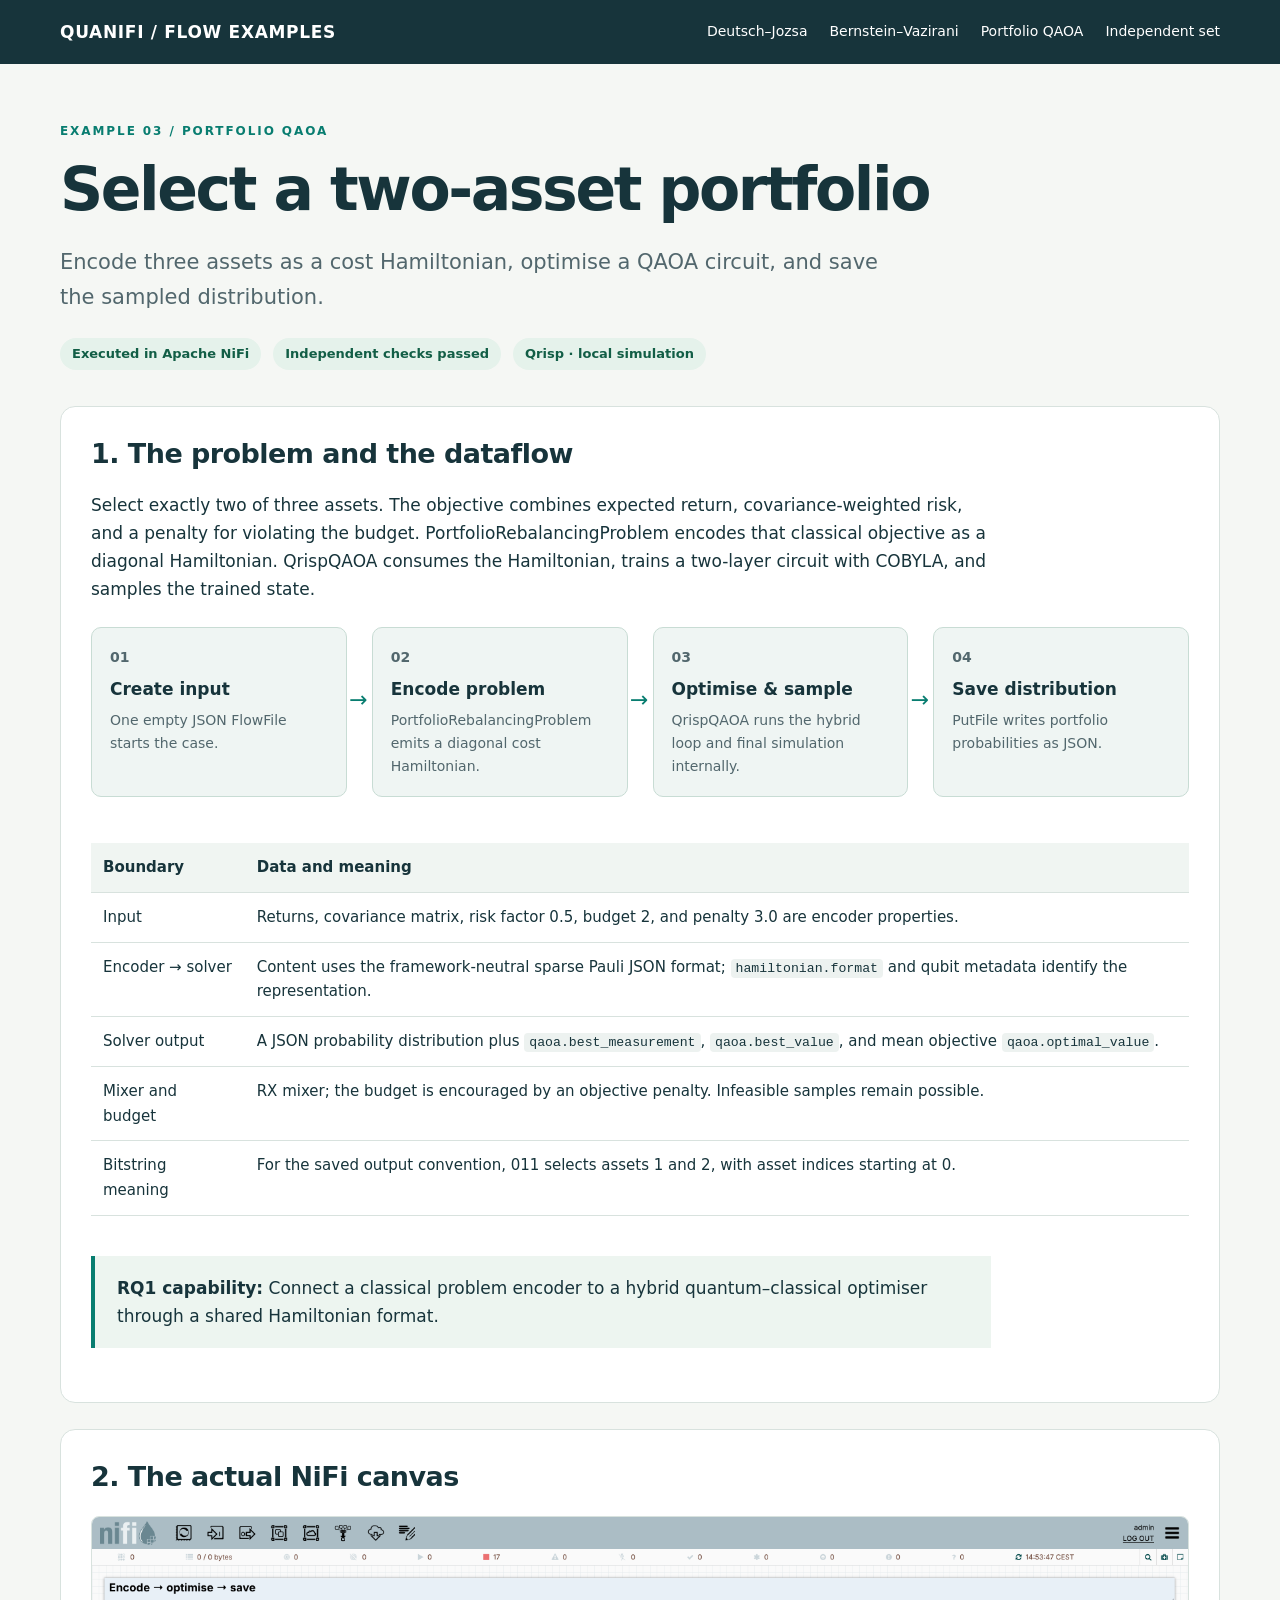
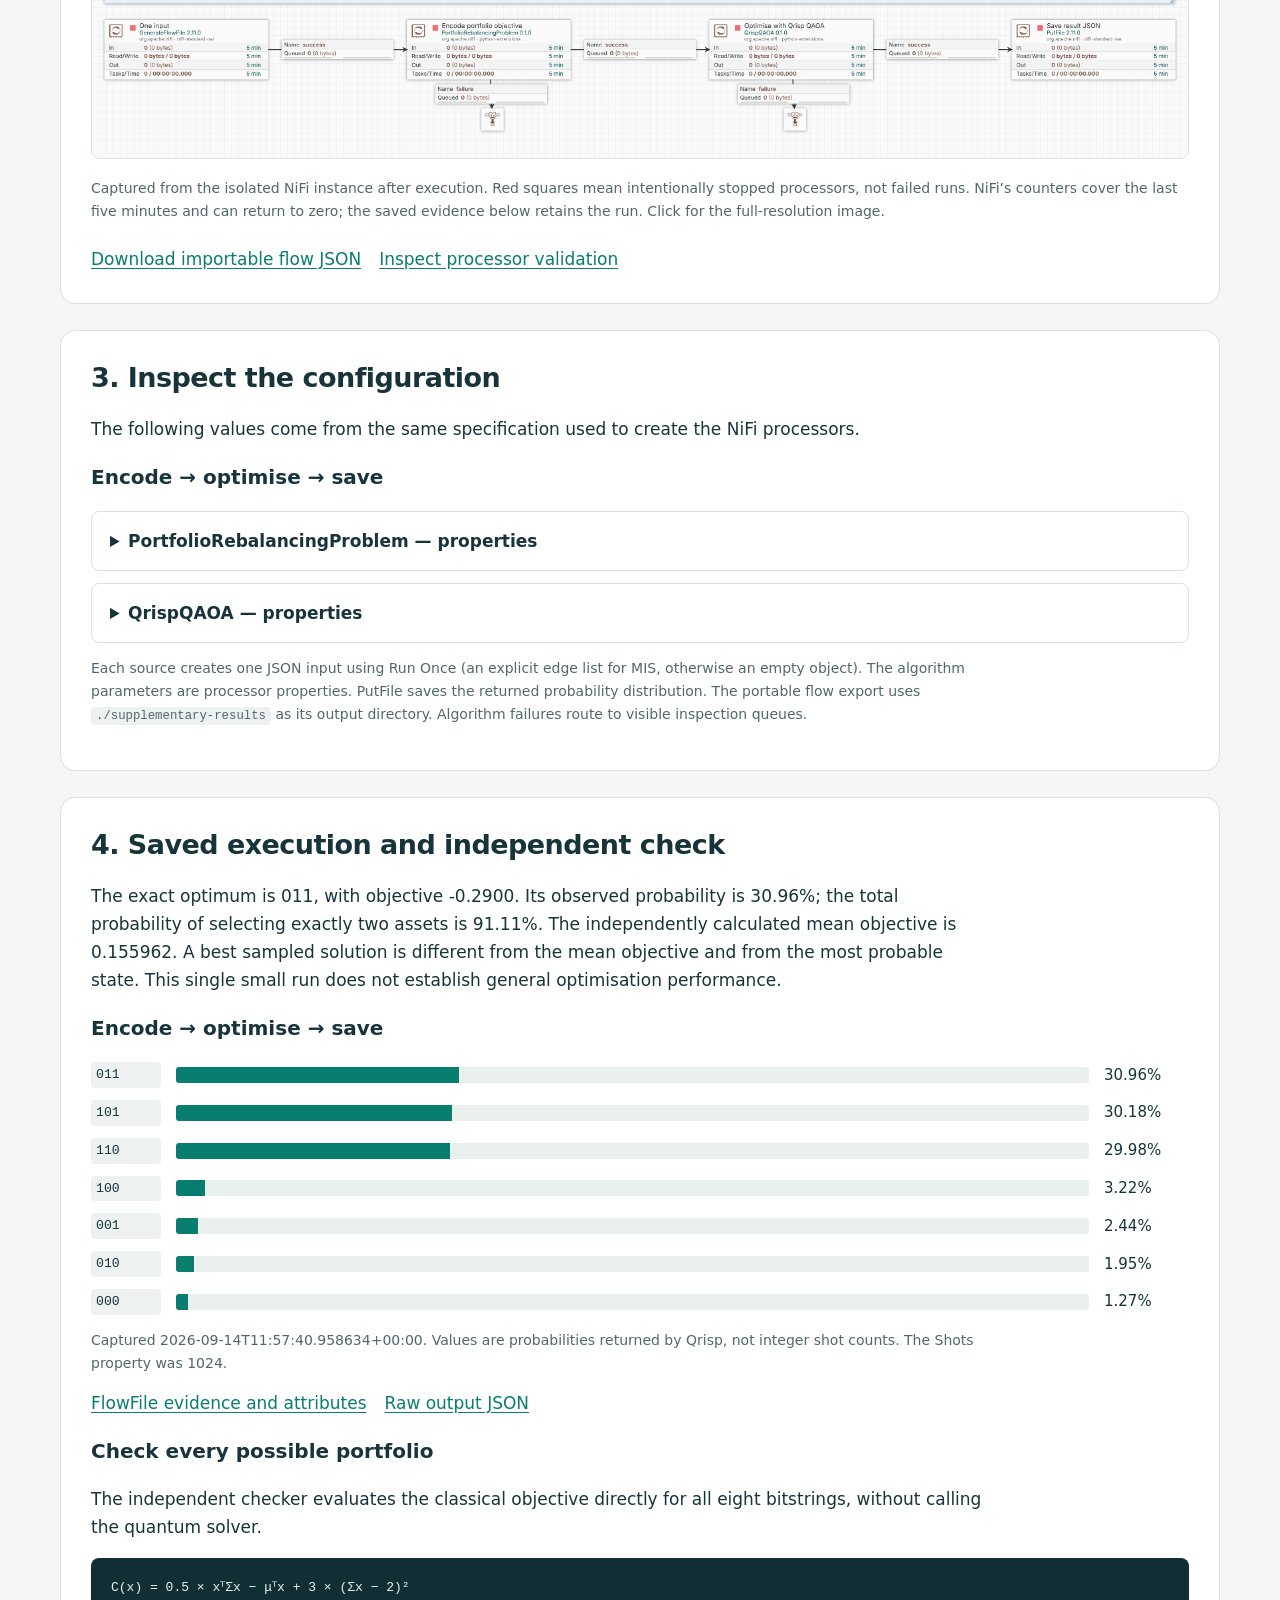
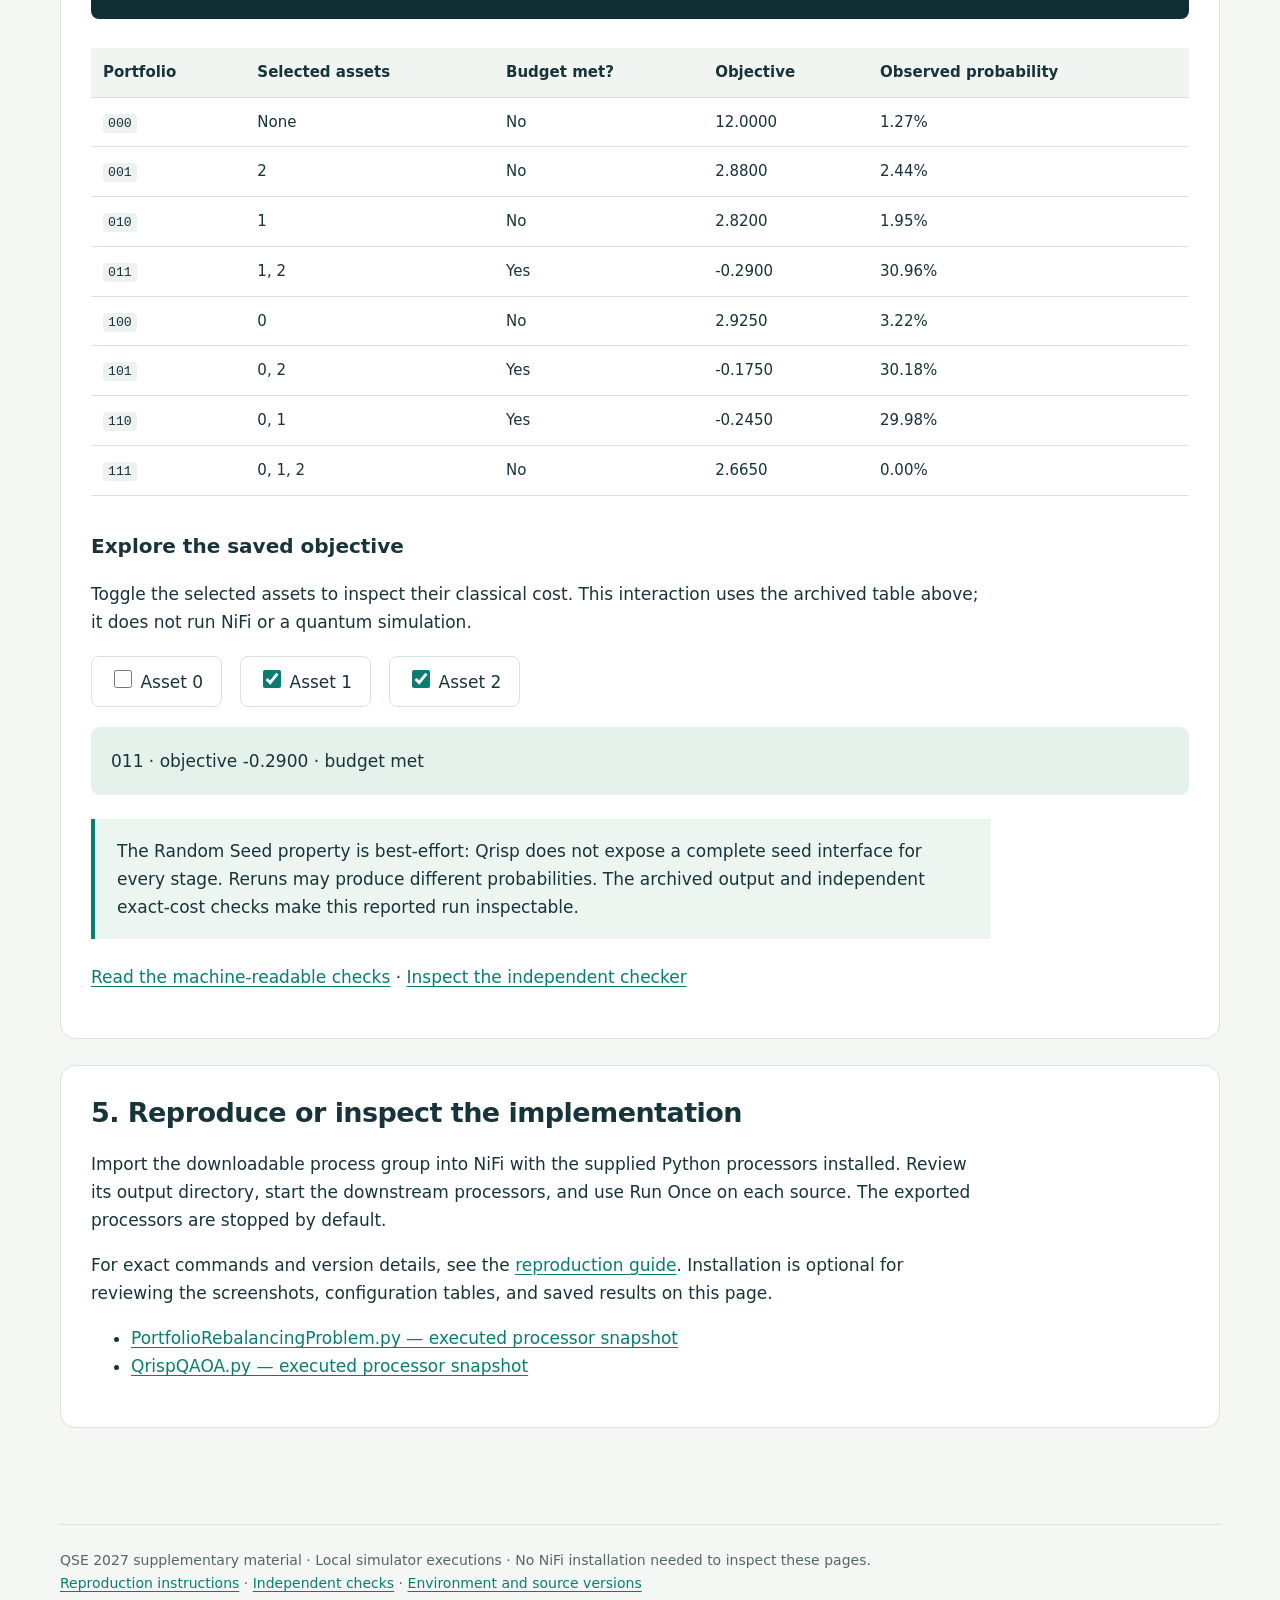
<file: supplementary/portfolio-qaoa.html>
<!doctype html>
<html lang="en"><head><meta charset="utf-8"><meta name="viewport" content="width=device-width,initial-scale=1">
<title>Portfolio QAOA · Quanifi supplementary flows</title><link rel="stylesheet" href="assets/style.css"></head>
<body><a class="skip" href="#main">Skip to content</a><header><a class="brand" href="index.html">QUANIFI / FLOW EXAMPLES</a>
<nav aria-label="Examples"><a href="deutsch-jozsa.html">Deutsch–Jozsa</a><a href="bernstein-vazirani.html">Bernstein–Vazirani</a><a href="portfolio-qaoa.html">Portfolio QAOA</a><a href="max-independent-set.html">Independent set</a></nav></header>
<main id="main"><div class="eyebrow">Example 03 / Portfolio QAOA</div><h1>Select a two-asset portfolio</h1><p class="lead">Encode three assets as a cost Hamiltonian, optimise a QAOA circuit, and save the sampled distribution.</p><div class="meta"><span class="badge">Executed in Apache NiFi</span><span class="badge">Independent checks passed</span><span class="badge">Qrisp · local simulation</span></div><section><h2>1. The problem and the dataflow</h2><p>Select exactly two of three assets. The objective combines expected return, covariance-weighted risk, and a penalty for violating the budget. PortfolioRebalancingProblem encodes that classical objective as a diagonal Hamiltonian. QrispQAOA consumes the Hamiltonian, trains a two-layer circuit with COBYLA, and samples the trained state.</p><ol class="flow"><li><span class="step-count">01</span><strong>Create input</strong><span>One empty JSON FlowFile starts the case.</span></li><li><span class="step-count">02</span><strong>Encode problem</strong><span>PortfolioRebalancingProblem emits a diagonal cost Hamiltonian.</span></li><li><span class="step-count">03</span><strong>Optimise & sample</strong><span>QrispQAOA runs the hybrid loop and final simulation internally.</span></li><li><span class="step-count">04</span><strong>Save distribution</strong><span>PutFile writes portfolio probabilities as JSON.</span></li></ol><div class="table-wrap"><table><thead><tr><th scope="col">Boundary</th><th scope="col">Data and meaning</th></tr></thead><tbody><tr><td>Input</td><td>Returns, covariance matrix, risk factor 0.5, budget 2, and penalty 3.0 are encoder properties.</td></tr><tr><td>Encoder → solver</td><td>Content uses the framework-neutral sparse Pauli JSON format; <code>hamiltonian.format</code> and qubit metadata identify the representation.</td></tr><tr><td>Solver output</td><td>A JSON probability distribution plus <code>qaoa.best_measurement</code>, <code>qaoa.best_value</code>, and mean objective <code>qaoa.optimal_value</code>.</td></tr><tr><td>Mixer and budget</td><td>RX mixer; the budget is encouraged by an objective penalty. Infeasible samples remain possible.</td></tr><tr><td>Bitstring meaning</td><td>For the saved output convention, 011 selects assets 1 and 2, with asset indices starting at 0.</td></tr></tbody></table></div><p class="note"><strong>RQ1 capability:</strong> Connect a classical problem encoder to a hybrid quantum–classical optimiser through a shared Hamiltonian format.</p></section><section><h2>2. The actual NiFi canvas</h2><figure><a href="assets/portfolio-qaoa.png"><img src="assets/portfolio-qaoa.png" alt="Actual NiFi canvas for Portfolio QAOA with configured processors and connections" loading="lazy"></a><figcaption>Captured from the isolated NiFi instance after execution. Red squares mean intentionally stopped processors, not failed runs. NiFi’s counters cover the last five minutes and can return to zero; the saved evidence below retains the run. Click for the full-resolution image.</figcaption></figure><div class="links"><a href="flows/portfolio-qaoa.json" download>Download importable flow JSON</a><a href="evidence/validation.json">Inspect processor validation</a></div></section><section><h2>3. Inspect the configuration</h2><p>The following values come from the same specification used to create the NiFi processors.</p><h3>Encode → optimise → save</h3><details><summary>PortfolioRebalancingProblem — properties</summary><div class="table-wrap"><table><thead><tr><th scope="col">Property</th><th scope="col">Configured value</th></tr></thead><tbody><tr><td>Expected Returns</td><td><code>[0.1, 0.2, 0.15]</code></td></tr><tr><td>Covariance Matrix</td><td><code>[[0.05, 0.01, 0.02], [0.01, 0.04, 0.01], [0.02, 0.01, 0.06]]</code></td></tr><tr><td>Risk Factor</td><td><code>0.5</code></td></tr><tr><td>Budget</td><td><code>2</code></td></tr><tr><td>Penalty Factor</td><td><code>3.0</code></td></tr></tbody></table></div></details><details><summary>QrispQAOA — properties</summary><div class="table-wrap"><table><thead><tr><th scope="col">Property</th><th scope="col">Configured value</th></tr></thead><tbody><tr><td>Layers</td><td><code>2</code></td></tr><tr><td>Mixer Type</td><td><code>RX</code></td></tr><tr><td>Optimizer</td><td><code>COBYLA</code></td></tr><tr><td>Max Iterations</td><td><code>80</code></td></tr><tr><td>Shots</td><td><code>1024</code></td></tr><tr><td>Initial Parameters</td><td><code>0.2,0.4,0.6,0.8</code></td></tr><tr><td>Random Seed</td><td><code>17</code></td></tr></tbody></table></div></details><p class="muted">Each source creates one JSON input using Run Once (an explicit edge list for MIS, otherwise an empty object). The algorithm parameters are processor properties. PutFile saves the returned probability distribution. The portable flow export uses <code>./supplementary-results</code> as its output directory. Algorithm failures route to visible inspection queues.</p></section><section><h2>4. Saved execution and independent check</h2><p>The exact optimum is 011, with objective -0.2900. Its observed probability is 30.96%; the total probability of selecting exactly two assets is 91.11%. The independently calculated mean objective is 0.155962. A best sampled solution is different from the mean objective and from the most probable state. This single small run does not establish general optimisation performance.</p><h3>Encode → optimise → save</h3><div class="bar-row"><code>011</code><div class="bar" aria-hidden="true"><i style="width:30.957%"></i></div><span>30.96%</span></div><div class="bar-row"><code>101</code><div class="bar" aria-hidden="true"><i style="width:30.176%"></i></div><span>30.18%</span></div><div class="bar-row"><code>110</code><div class="bar" aria-hidden="true"><i style="width:29.980%"></i></div><span>29.98%</span></div><div class="bar-row"><code>100</code><div class="bar" aria-hidden="true"><i style="width:3.223%"></i></div><span>3.22%</span></div><div class="bar-row"><code>001</code><div class="bar" aria-hidden="true"><i style="width:2.441%"></i></div><span>2.44%</span></div><div class="bar-row"><code>010</code><div class="bar" aria-hidden="true"><i style="width:1.953%"></i></div><span>1.95%</span></div><div class="bar-row"><code>000</code><div class="bar" aria-hidden="true"><i style="width:1.270%"></i></div><span>1.27%</span></div><p class="muted">Captured 2026-09-14T11:57:40.958634+00:00. Values are probabilities returned by Qrisp, not integer shot counts. The Shots property was 1024.</p><div class="links"><a href="evidence/portfolio.json">FlowFile evidence and attributes</a><a href="evidence/portfolio-distribution.json" download>Raw output JSON</a></div><h3>Check every possible portfolio</h3><p>The independent checker evaluates the classical objective directly for all eight bitstrings, without calling the quantum solver.</p><pre>C(x) = 0.5 × xᵀΣx − μᵀx + 3 × (Σx − 2)²</pre><div class="table-wrap"><table><thead><tr><th scope="col">Portfolio</th><th scope="col">Selected assets</th><th scope="col">Budget met?</th><th scope="col">Objective</th><th scope="col">Observed probability</th></tr></thead><tbody><tr><td><code>000</code></td><td>None</td><td>No</td><td>12.0000</td><td>1.27%</td></tr><tr><td><code>001</code></td><td>2</td><td>No</td><td>2.8800</td><td>2.44%</td></tr><tr><td><code>010</code></td><td>1</td><td>No</td><td>2.8200</td><td>1.95%</td></tr><tr><td><code>011</code></td><td>1, 2</td><td>Yes</td><td>-0.2900</td><td>30.96%</td></tr><tr><td><code>100</code></td><td>0</td><td>No</td><td>2.9250</td><td>3.22%</td></tr><tr><td><code>101</code></td><td>0, 2</td><td>Yes</td><td>-0.1750</td><td>30.18%</td></tr><tr><td><code>110</code></td><td>0, 1</td><td>Yes</td><td>-0.2450</td><td>29.98%</td></tr><tr><td><code>111</code></td><td>0, 1, 2</td><td>No</td><td>2.6650</td><td>0.00%</td></tr></tbody></table></div><h3>Explore the saved objective</h3><p>Toggle the selected assets to inspect their classical cost. This interaction uses the archived table above; it does not run NiFi or a quantum simulation.</p><div class="checker"><label><input type="checkbox" id="asset-0" > Asset 0</label><label><input type="checkbox" id="asset-1" checked> Asset 1</label><label><input type="checkbox" id="asset-2" checked> Asset 2</label></div><output id="portfolio-cost" aria-live="polite"></output><noscript>The complete objective table above works without JavaScript.</noscript><script>const states=[{"bits": "000", "cost": 12.0, "feasible": false}, {"bits": "001", "cost": 2.88, "feasible": false}, {"bits": "010", "cost": 2.82, "feasible": false}, {"bits": "011", "cost": -0.29, "feasible": true}, {"bits": "100", "cost": 2.925, "feasible": false}, {"bits": "101", "cost": -0.175, "feasible": true}, {"bits": "110", "cost": -0.24500000000000005, "feasible": true}, {"bits": "111", "cost": 2.665, "feasible": false}];function update(){const bits=[0,1,2].map(i=>document.getElementById('asset-'+i).checked?'1':'0').join('');const row=states.find(r=>r.bits===bits);document.getElementById('portfolio-cost').textContent=bits+' · objective '+row.cost.toFixed(4)+' · '+(row.feasible?'budget met':'budget violated');}document.querySelectorAll('.checker input').forEach(x=>x.addEventListener('change',update));update();</script><p class="note">The Random Seed property is best-effort: Qrisp does not expose a complete seed interface for every stage. Reruns may produce different probabilities. The archived output and independent exact-cost checks make this reported run inspectable.</p><p><a href="evidence/checks.json">Read the machine-readable checks</a> · <a href="tools/verify_evidence.py">Inspect the independent checker</a></p></section><section><h2>5. Reproduce or inspect the implementation</h2><p>Import the downloadable process group into NiFi with the supplied Python processors installed. Review its output directory, start the downstream processors, and use Run Once on each source. The exported processors are stopped by default.</p><p>For exact commands and version details, see the <a href="README.md">reproduction guide</a>. Installation is optional for reviewing the screenshots, configuration tables, and saved results on this page.</p><ul><li><a href="processors/PortfolioRebalancingProblem.py">PortfolioRebalancingProblem.py — executed processor snapshot</a></li><li><a href="processors/QrispQAOA.py">QrispQAOA.py — executed processor snapshot</a></li></ul></section></main><footer>QSE 2027 supplementary material · Local simulator executions · No NiFi installation needed to inspect these pages.<br>
<a href="README.md">Reproduction instructions</a> · <a href="evidence/checks.json">Independent checks</a> · <a href="evidence/environment.json">Environment and source versions</a></footer></body></html>
</file>
<file: supplementary/assets/style.css>
:root{--ink:#17343b;--muted:#52676d;--paper:#f5f7f4;--line:#d8e2de;--accent:#087d70;--soft:#e5f2eb;--white:#fff}
*{box-sizing:border-box}html{scroll-behavior:smooth}body{margin:0;background:var(--paper);color:var(--ink);font:17px/1.65 system-ui,-apple-system,BlinkMacSystemFont,"Segoe UI",sans-serif}a{color:var(--accent);text-underline-offset:3px}a:hover{color:#03493f}a:focus-visible,button:focus-visible,summary:focus-visible{outline:3px solid #da9413;outline-offset:4px}
header{background:var(--ink);color:white;padding:18px max(24px,calc((100vw - 1160px)/2));display:flex;align-items:center;justify-content:space-between;gap:24px}header a{color:white;text-decoration:none}header .brand{font-weight:750;letter-spacing:.04em}nav{display:flex;gap:22px;flex-wrap:wrap;font-size:14px}main{max-width:1208px;margin:auto;padding:58px 24px 70px}.eyebrow{text-transform:uppercase;letter-spacing:.16em;color:var(--accent);font-size:12px;font-weight:750}h1{font-size:clamp(34px,5vw,60px);line-height:1.12;letter-spacing:-.04em;max-width:900px;margin:14px 0 22px}h2{font-size:27px;line-height:1.25;margin:0 0 20px;letter-spacing:-.02em}h3{font-size:20px;line-height:1.4}p{max-width:900px}.lead{font-size:21px;color:var(--muted);max-width:840px}.badge{display:inline-block;background:var(--soft);color:#125e46;padding:5px 12px;border-radius:30px;font-size:13px;font-weight:700}.meta{display:flex;gap:12px;flex-wrap:wrap;margin:24px 0 36px}.cards{display:grid;grid-template-columns:repeat(2,1fr);gap:22px;margin:34px 0}.card,section{background:var(--white);border:1px solid var(--line);border-radius:15px;padding:30px}.card{display:flex;flex-direction:column}.card h2{font-size:25px;margin-top:16px}.card p{color:var(--muted)}.card a.cta{margin-top:auto;padding-top:14px;font-weight:700}.number{color:var(--accent);font-size:14px;font-weight:700}section{margin:26px 0}.note{border-left:4px solid var(--accent);background:#edf5f0;padding:18px 22px;margin:24px 0}.muted,figcaption{color:var(--muted);font-size:14px}figure{margin:22px 0}figure img{width:100%;height:auto;border:1px solid var(--line);border-radius:8px}figcaption{margin-top:10px}.flow{list-style:none;padding:0;display:flex;gap:25px;align-items:stretch;margin:24px 0 30px}.flow li{position:relative;flex:1;padding:18px;background:#eff5f3;border:1px solid #c8dcd4;border-radius:10px;font-size:14px}.flow li:not(:last-child):after{content:'→';position:absolute;right:-22px;top:32%;font-size:22px;color:var(--accent)}.flow strong{display:block;font-size:17px;margin:6px 0}.flow span{color:var(--muted)}details{border:1px solid var(--line);border-radius:8px;margin:12px 0;padding:15px 18px}summary{cursor:pointer;font-weight:650}table{width:100%;border-collapse:collapse;font-size:15px;margin:16px 0}td,th{text-align:left;padding:12px;border-bottom:1px solid var(--line);vertical-align:top}th{background:#f0f5f2;font-weight:650}td code{overflow-wrap:anywhere}code{font-size:.88em;background:#edf2f0;padding:2px 5px;border-radius:4px}pre{background:#122e35;color:#e4f3ed;padding:20px;border-radius:8px;overflow:auto;font-size:13px;line-height:1.6}pre code{background:transparent;padding:0}.table-wrap{overflow:auto}.metric-grid{display:grid;grid-template-columns:repeat(3,1fr);gap:14px}.metric{padding:20px;border:1px solid var(--line);border-radius:10px}.metric strong{display:block;font-size:30px;font-variant-numeric:tabular-nums}.metric span{font-size:14px;color:var(--muted)}.bar-row{display:grid;grid-template-columns:70px 1fr 85px;gap:15px;align-items:center;margin:12px 0;font-size:15px}.bar{height:16px;background:#eaf0ed;border-radius:3px;overflow:hidden}.bar i{display:block;height:100%;background:var(--accent)}.links{display:flex;gap:18px;flex-wrap:wrap}.result{font-weight:700;color:var(--accent)}footer{max-width:1160px;margin:auto;padding:24px 0 50px;border-top:1px solid var(--line);font-size:14px;color:var(--muted)}.step-count{display:block;color:var(--accent);font-weight:750}.checker{display:flex;gap:18px;flex-wrap:wrap;align-items:center;margin:20px 0}.checker label{padding:10px 18px;border:1px solid var(--line);border-radius:8px}.checker input{accent-color:var(--accent);width:18px;height:18px}output{display:block;padding:20px;background:var(--soft);border-radius:9px}.skip{position:absolute;top:-100px}.skip:focus{top:10px;left:10px;background:white;padding:12px;z-index:10}
@media(max-width:800px){.cards,.metric-grid{grid-template-columns:1fr}header{align-items:flex-start;flex-direction:column}main{padding-top:35px}section,.card{padding:22px}.flow{flex-direction:column;gap:24px}.flow li:not(:last-child):after{content:'↓';right:50%;top:auto;bottom:-27px}footer{margin:0 24px}.lead{font-size:18px}}
@media print{header,nav,.checker,.skip{display:none}body{background:white;font-size:11pt}main{padding:0}h1{font-size:30pt}section{break-inside:avoid;border:0;padding:15px 0}details>*{display:block}a{color:inherit}footer{padding:10px}.cards{display:block}.card{margin:15px 0}figure img{max-height:15cm;object-fit:contain}}

.graph-layout{display:grid;grid-template-columns:1fr 1fr;gap:28px;align-items:center}.graph-layout svg{width:100%;max-width:500px;height:auto}.graph-layout .checker{gap:8px}.graph-layout .checker label{padding:8px 12px}@media(max-width:800px){.graph-layout{grid-template-columns:1fr}}

code{overflow-wrap:anywhere}.graph-layout>*{min-width:0}
</file>
